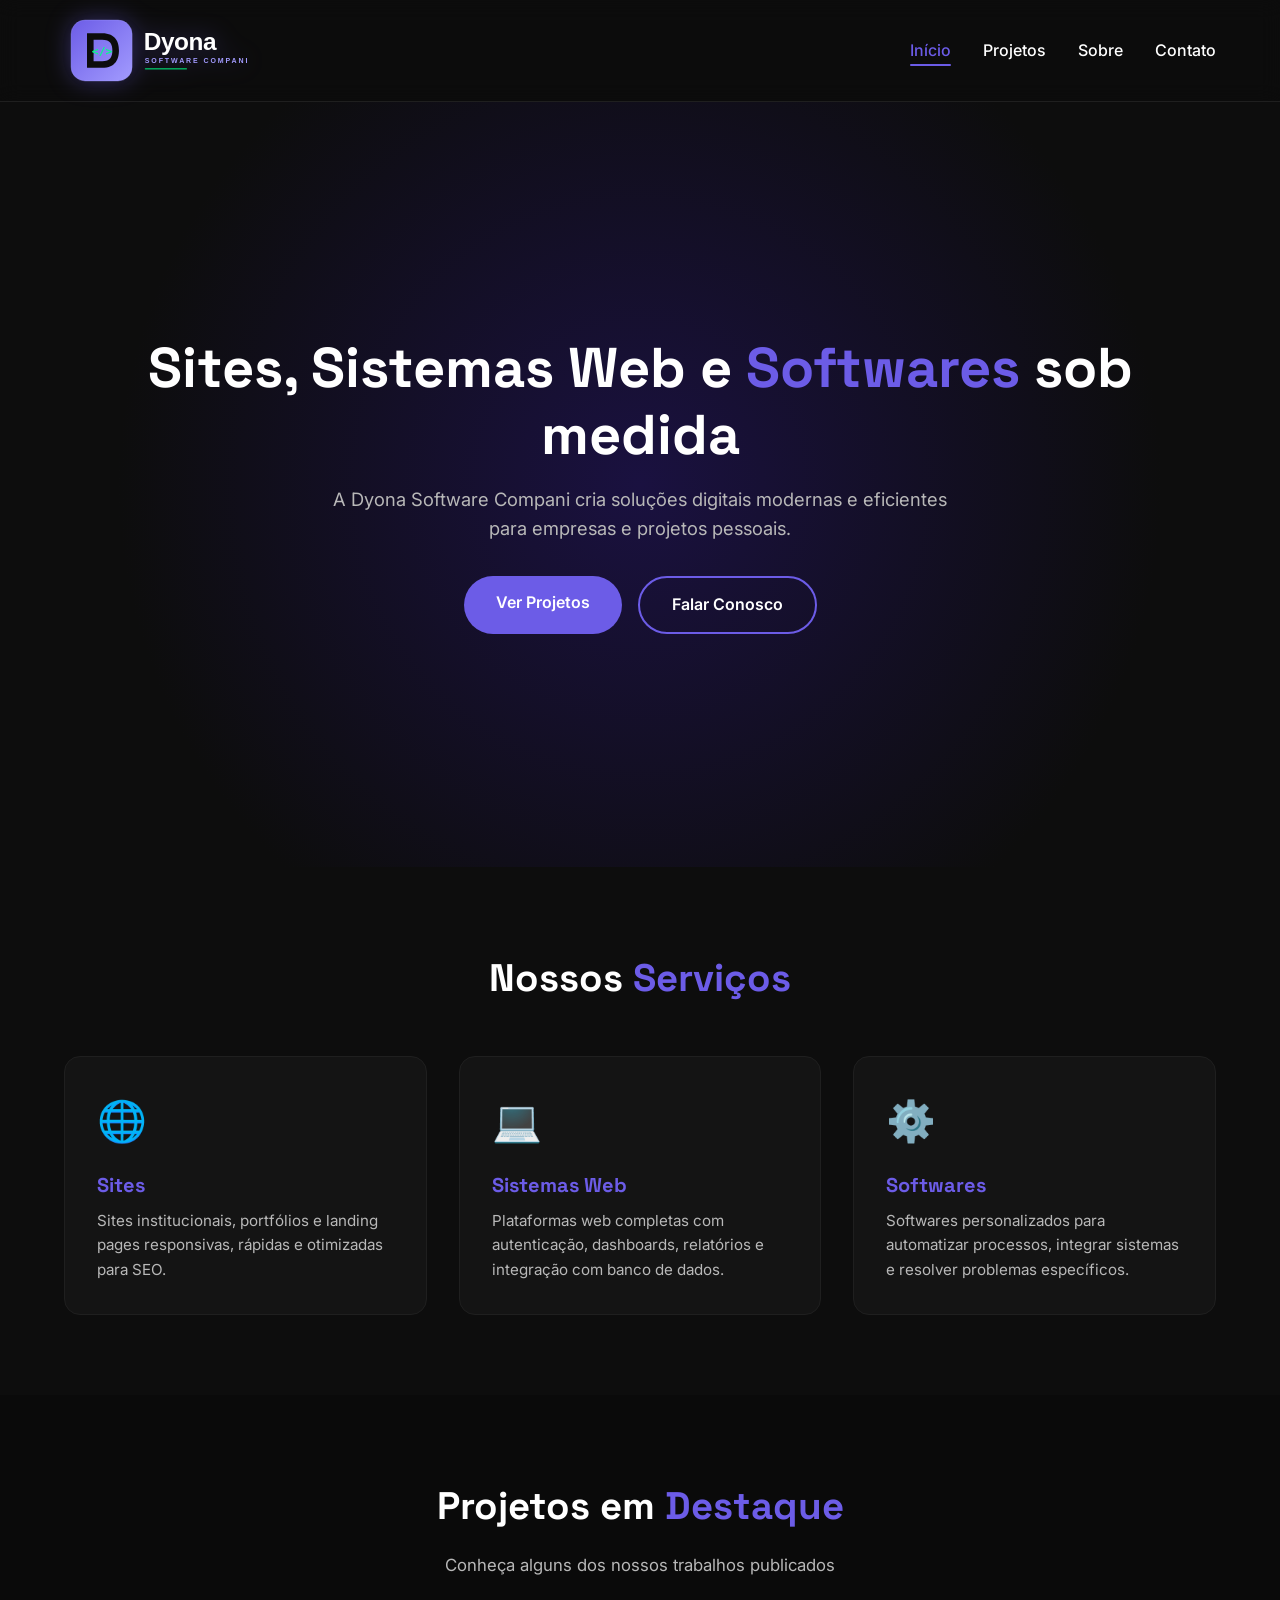
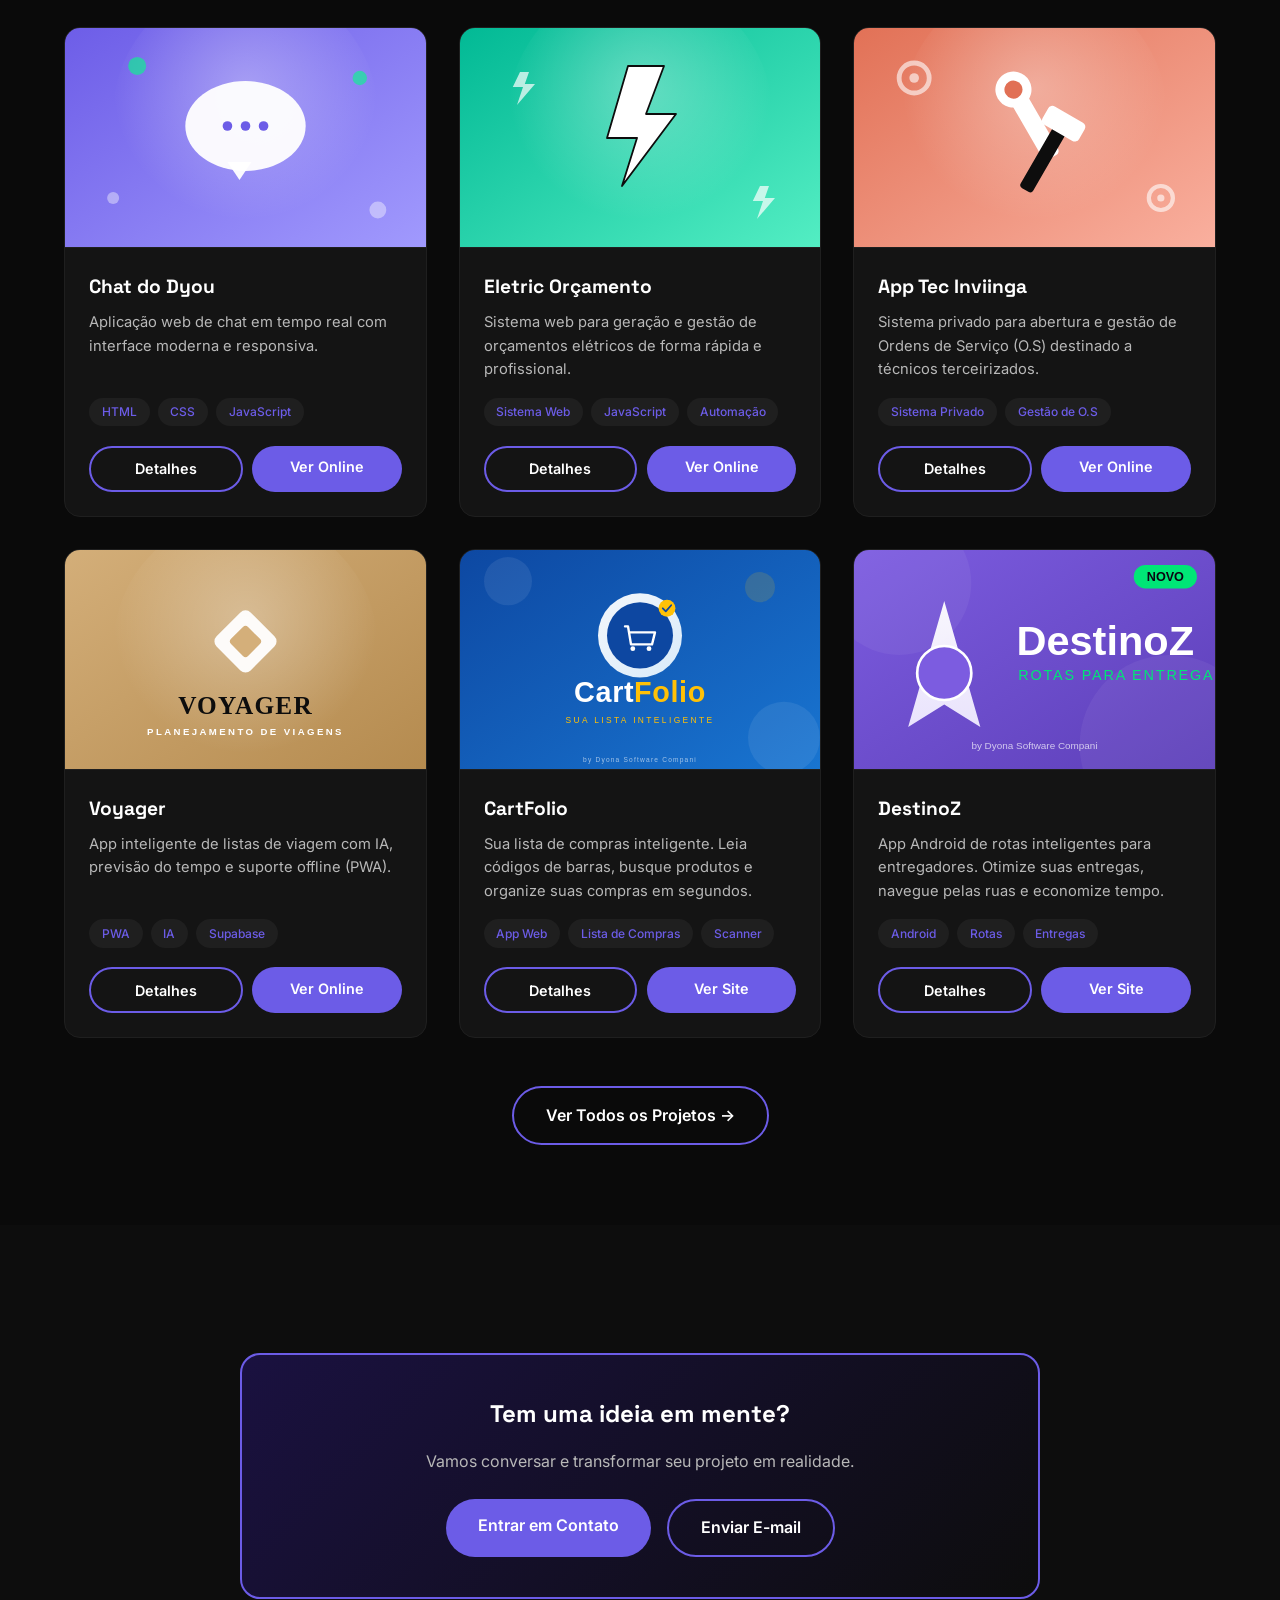
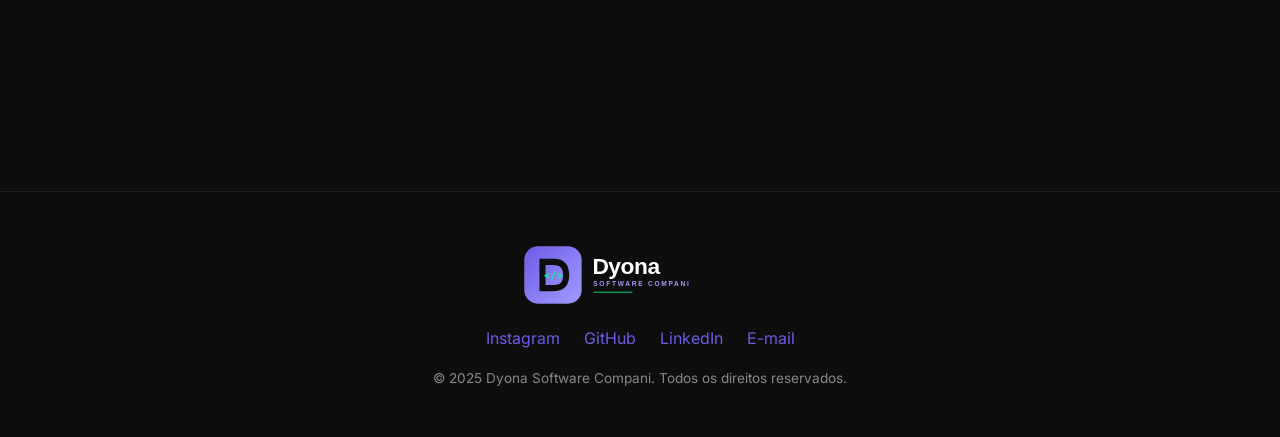
<file: index.html>
<!DOCTYPE html>
<html lang="pt-br">
<head>
  <meta charset="UTF-8">
  <meta name="viewport" content="width=device-width, initial-scale=1.0">
  <title>Dyona Software Compani | Sites, Sistemas Web e Softwares</title>
  <meta name="description" content="Dyona Software Compani — desenvolvimento de sites, sistemas web e softwares personalizados.">
  <link rel="icon" type="image/svg+xml" href="assets/img/logo-icon.svg">
  <link href="https://fonts.googleapis.com/css2?family=Space+Grotesk:wght@400;700&family=Inter:wght@400;500;600&display=swap" rel="stylesheet">
  <link rel="stylesheet" href="assets/css/style.css">
</head>
<body>

  <nav>
    <a href="index.html" class="nav-logo">
      <img src="assets/img/logo.svg" alt="Dyona Software Compani">
    </a>
    <button class="menu-toggle" aria-label="Menu">☰</button>
    <ul>
      <li><a href="index.html">Início</a></li>
      <li><a href="projetos.html">Projetos</a></li>
      <li><a href="sobre.html">Sobre</a></li>
      <li><a href="contato.html">Contato</a></li>
    </ul>
  </nav>

  <header class="hero">
    <h1>Sites, Sistemas Web e <span>Softwares</span> sob medida</h1>
    <p>A Dyona Software Compani cria soluções digitais modernas e eficientes para empresas e projetos pessoais.</p>
    <div class="hero-actions">
      <a href="projetos.html" class="btn btn-primary">Ver Projetos</a>
      <a href="contato.html" class="btn btn-outline">Falar Conosco</a>
    </div>
  </header>

  <section>
    <h2 class="section-title">Nossos <span>Serviços</span></h2>
    <div class="grid grid-3">
      <div class="card">
        <div class="card-icon">🌐</div>
        <h3>Sites</h3>
        <p>Sites institucionais, portfólios e landing pages responsivas, rápidas e otimizadas para SEO.</p>
      </div>
      <div class="card">
        <div class="card-icon">💻</div>
        <h3>Sistemas Web</h3>
        <p>Plataformas web completas com autenticação, dashboards, relatórios e integração com banco de dados.</p>
      </div>
      <div class="card">
        <div class="card-icon">⚙️</div>
        <h3>Softwares</h3>
        <p>Softwares personalizados para automatizar processos, integrar sistemas e resolver problemas específicos.</p>
      </div>
    </div>
  </section>

  <section style="background:#0a0a0a;">
    <h2 class="section-title">Projetos em <span>Destaque</span></h2>
    <p class="section-subtitle">Conheça alguns dos nossos trabalhos publicados</p>

    <div class="grid grid-3">

      <article class="project-card">
        <div class="project-cover">
          <img src="assets/img/projetos/chat-dyou-cover.svg" alt="Chat do Dyou">
        </div>
        <div class="project-body">
          <h3>Chat do Dyou</h3>
          <p>Aplicação web de chat em tempo real com interface moderna e responsiva.</p>
          <div class="tags">
            <span class="tag">HTML</span>
            <span class="tag">CSS</span>
            <span class="tag">JavaScript</span>
          </div>
          <div class="project-actions">
            <a href="projetos/chat-do-dyou.html" class="btn btn-outline">Detalhes</a>
            <a href="https://chatdodyou-app.vercel.app" target="_blank" class="btn btn-primary">Ver Online</a>
          </div>
        </div>
      </article>

      <article class="project-card">
        <div class="project-cover">
          <img src="assets/img/projetos/eletric-cover.svg" alt="Eletric Orçamento">
        </div>
        <div class="project-body">
          <h3>Eletric Orçamento</h3>
          <p>Sistema web para geração e gestão de orçamentos elétricos de forma rápida e profissional.</p>
          <div class="tags">
            <span class="tag">Sistema Web</span>
            <span class="tag">JavaScript</span>
            <span class="tag">Automação</span>
          </div>
          <div class="project-actions">
            <a href="projetos/eletric-orcamento.html" class="btn btn-outline">Detalhes</a>
            <a href="https://eletricorcamento.vercel.app" target="_blank" class="btn btn-primary">Ver Online</a>
          </div>
        </div>
      </article>

      <article class="project-card">
        <div class="project-cover">
          <img src="assets/img/projetos/tec-inviinga-cover.svg" alt="App Tec Inviinga">
        </div>
        <div class="project-body">
          <h3>App Tec Inviinga</h3>
          <p>Sistema privado para abertura e gestão de Ordens de Serviço (O.S) destinado a técnicos terceirizados.</p>
          <div class="tags">
            <span class="tag">Sistema Privado</span>
            <span class="tag">Gestão de O.S</span>
          </div>
          <div class="project-actions">
            <a href="projetos/app-tec-inviinga.html" class="btn btn-outline">Detalhes</a>
            <a href="https://app-tec-inviinga.vercel.app" target="_blank" class="btn btn-primary">Ver Online</a>
          </div>
        </div>
      </article>

      <article class="project-card">
        <div class="project-cover">
          <img src="assets/img/projetos/voyager-cover.svg" alt="Voyager">
        </div>
        <div class="project-body">
          <h3>Voyager</h3>
          <p>App inteligente de listas de viagem com IA, previsão do tempo e suporte offline (PWA).</p>
          <div class="tags">
            <span class="tag">PWA</span>
            <span class="tag">IA</span>
            <span class="tag">Supabase</span>
          </div>
          <div class="project-actions">
            <a href="projetos/voyager.html" class="btn btn-outline">Detalhes</a>
            <a href="https://myvoyager.vercel.app" target="_blank" class="btn btn-primary">Ver Online</a>
          </div>
        </div>
      </article>

      <!-- CartFolio CORRIGIDO -->
      <article class="project-card">
        <div class="project-cover">
          <img src="assets/img/projetos/cartfolio-cover.svg" alt="CartFolio">
        </div>
        <div class="project-body">
          <h3>CartFolio</h3>
          <p>Sua lista de compras inteligente. Leia códigos de barras, busque produtos e organize suas compras em segundos.</p>
          <div class="tags">
            <span class="tag">App Web</span>
            <span class="tag">Lista de Compras</span>
            <span class="tag">Scanner</span>
          </div>
          <div class="project-actions">
            <a href="projetos/cartfolio.html" class="btn btn-outline">Detalhes</a>
            <!-- COLOQUE O LINK DO CARTFOLIO AQUI SE TIVER -->
            <a href="#" target="_blank" class="btn btn-primary">Ver Site</a>
          </div>
        </div>
      </article>

      <!-- DestinoZ CORRIGIDO -->
      <article class="project-card">
        <div class="project-cover">
          <img src="assets/img/projetos/destinoz-cover.svg" alt="DestinoZ">
        </div>
        <div class="project-body">
          <h3>DestinoZ</h3>
          <p>App Android de rotas inteligentes para entregadores. Otimize suas entregas, navegue pelas ruas e economize tempo.</p>
          <div class="tags">
            <span class="tag">Android</span>
            <span class="tag">Rotas</span>
            <span class="tag">Entregas</span>
          </div>
          <div class="project-actions">
            <a href="projetos/destinoz.html" class="btn btn-outline">Detalhes</a>
            <!-- COLOQUE O LINK DO DESTINOZ AQUI SE TIVER -->
            <a href="#" target="_blank" class="btn btn-primary">Ver Site</a>
          </div>
        </div>
      </article>

    </div>

    <div style="text-align:center; margin-top:3rem;">
      <a href="projetos.html" class="btn btn-outline">Ver Todos os Projetos →</a>
    </div>
  </section>

  <section>
    <div class="cta-box">
      <h2>Tem uma ideia em mente?</h2>
      <p>Vamos conversar e transformar seu projeto em realidade.</p>
      <div class="cta-actions">
        <a href="contato.html" class="btn btn-primary">Entrar em Contato</a>
        <a href="mailto:dyonasoftwarecompani@gmail.com" class="btn btn-outline">Enviar E-mail</a>
      </div>
    </div>
  </section>

  <footer>
    <div class="footer-logo">
      <img src="assets/img/logo.svg" alt="Dyona Software Compani">
    </div>
    <div class="socials">
      <a href="https://www.instagram.com/dyonasoftwarecompani/" target="_blank">Instagram</a>
      <a href="https://github.com/Dyouxd" target="_blank">GitHub</a>
      <a href="https://www.linkedin.com/in/dyonasoftwarecompani" target="_blank">LinkedIn</a>
      <a href="mailto:dyonasoftwarecompani@gmail.com">E-mail</a>
    </div>
    <p class="copy">© 2025 Dyona Software Compani. Todos os direitos reservados.</p>
  </footer>

  <script src="assets/js/main.js"></script>
</body>
</html>
</file>
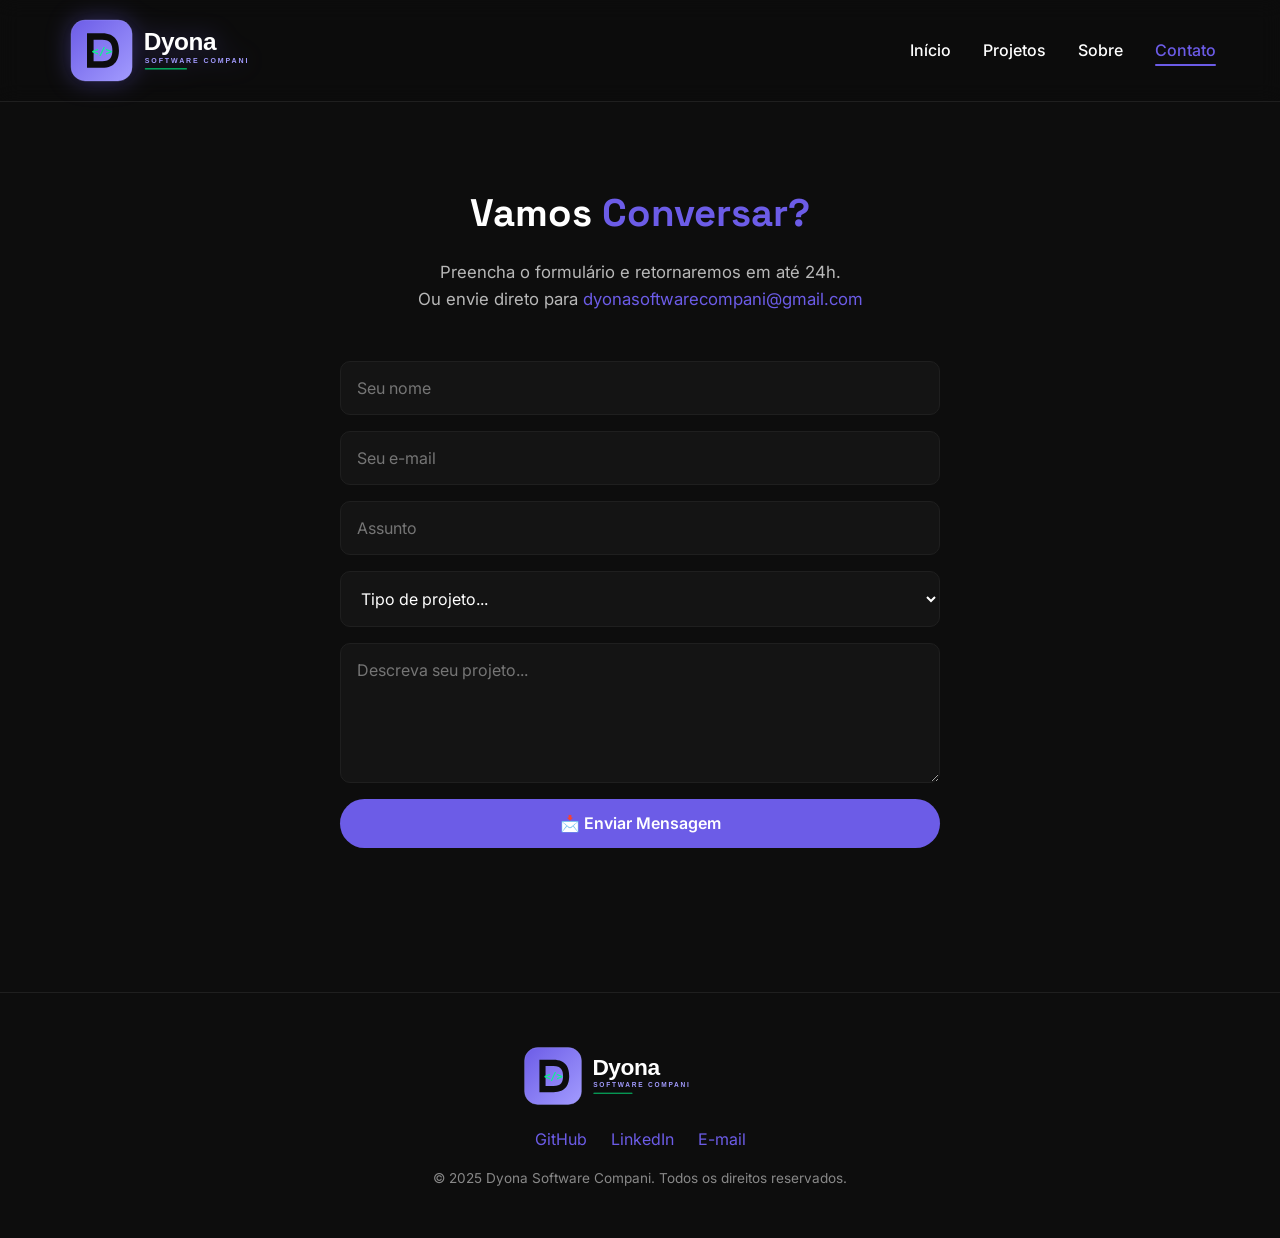
<file: contato.html>
<!DOCTYPE html>
<html lang="pt-br">
<head>
  <meta charset="UTF-8">
  <meta name="viewport" content="width=device-width, initial-scale=1.0">
  <title>Contato | Dyona Software Compani</title>
  <link rel="icon" type="image/svg+xml" href="assets/img/logo-icon.svg">
  <link href="https://fonts.googleapis.com/css2?family=Space+Grotesk:wght@400;700&family=Inter:wght@400;500;600&display=swap" rel="stylesheet">
  <link rel="stylesheet" href="assets/css/style.css">
</head>
<body>

  <nav>
    <a href="index.html" class="nav-logo">
      <img src="assets/img/logo.svg" alt="Dyona Software Compani">
    </a>
    <button class="menu-toggle" aria-label="Menu">☰</button>
    <ul>
      <li><a href="index.html">Início</a></li>
      <li><a href="projetos.html">Projetos</a></li>
      <li><a href="sobre.html">Sobre</a></li>
      <li><a href="contato.html">Contato</a></li>
    </ul>
  </nav>

  <section>
    <h2 class="section-title">Vamos <span>Conversar?</span></h2>
    <p class="section-subtitle">
      Preencha o formulário e retornaremos em até 24h.<br>
      Ou envie direto para <a href="mailto:dyonasoftwarecompani@gmail.com" style="color:var(--roxo);">dyonasoftwarecompani@gmail.com</a>
    </p>

    <form class="form" 
          action="https://formsubmit.co/dyonasoftwarecompani@gmail.com" 
          method="POST">

      <input type="hidden" name="_subject" value="Nova mensagem do site Dyona Software Compani">
      <input type="hidden" name="_captcha" value="false">
      <input type="hidden" name="_template" value="table">

      <input type="text" name="nome" placeholder="Seu nome" required>
      <input type="email" name="email" placeholder="Seu e-mail" required>
      <input type="text" name="assunto" placeholder="Assunto">

      <select name="tipo" required>
        <option value="">Tipo de projeto...</option>
        <option value="Site">Site</option>
        <option value="Sistema Web">Sistema Web</option>
        <option value="Software">Software</option>
        <option value="Outro">Outro</option>
      </select>

      <textarea name="mensagem" placeholder="Descreva seu projeto..." required></textarea>

      <button type="submit" class="btn btn-primary">📩 Enviar Mensagem</button>
    </form>
  </section>

  <footer>
    <div class="footer-logo">
      <img src="assets/img/logo.svg" alt="Dyona Software Compani">
    </div>
    <div class="socials">
      <a href="https://github.com/Dyouxd" target="_blank">GitHub</a>
      <a href="https://www.linkedin.com/in/dyonasoftwarecompani" target="_blank">LinkedIn</a>
      <a href="mailto:dyonasoftwarecompani@gmail.com">E-mail</a>
    </div>
    <p class="copy">© 2025 Dyona Software Compani. Todos os direitos reservados.</p>
  </footer>

  <script src="assets/js/main.js"></script>
</body>
</html>
</file>
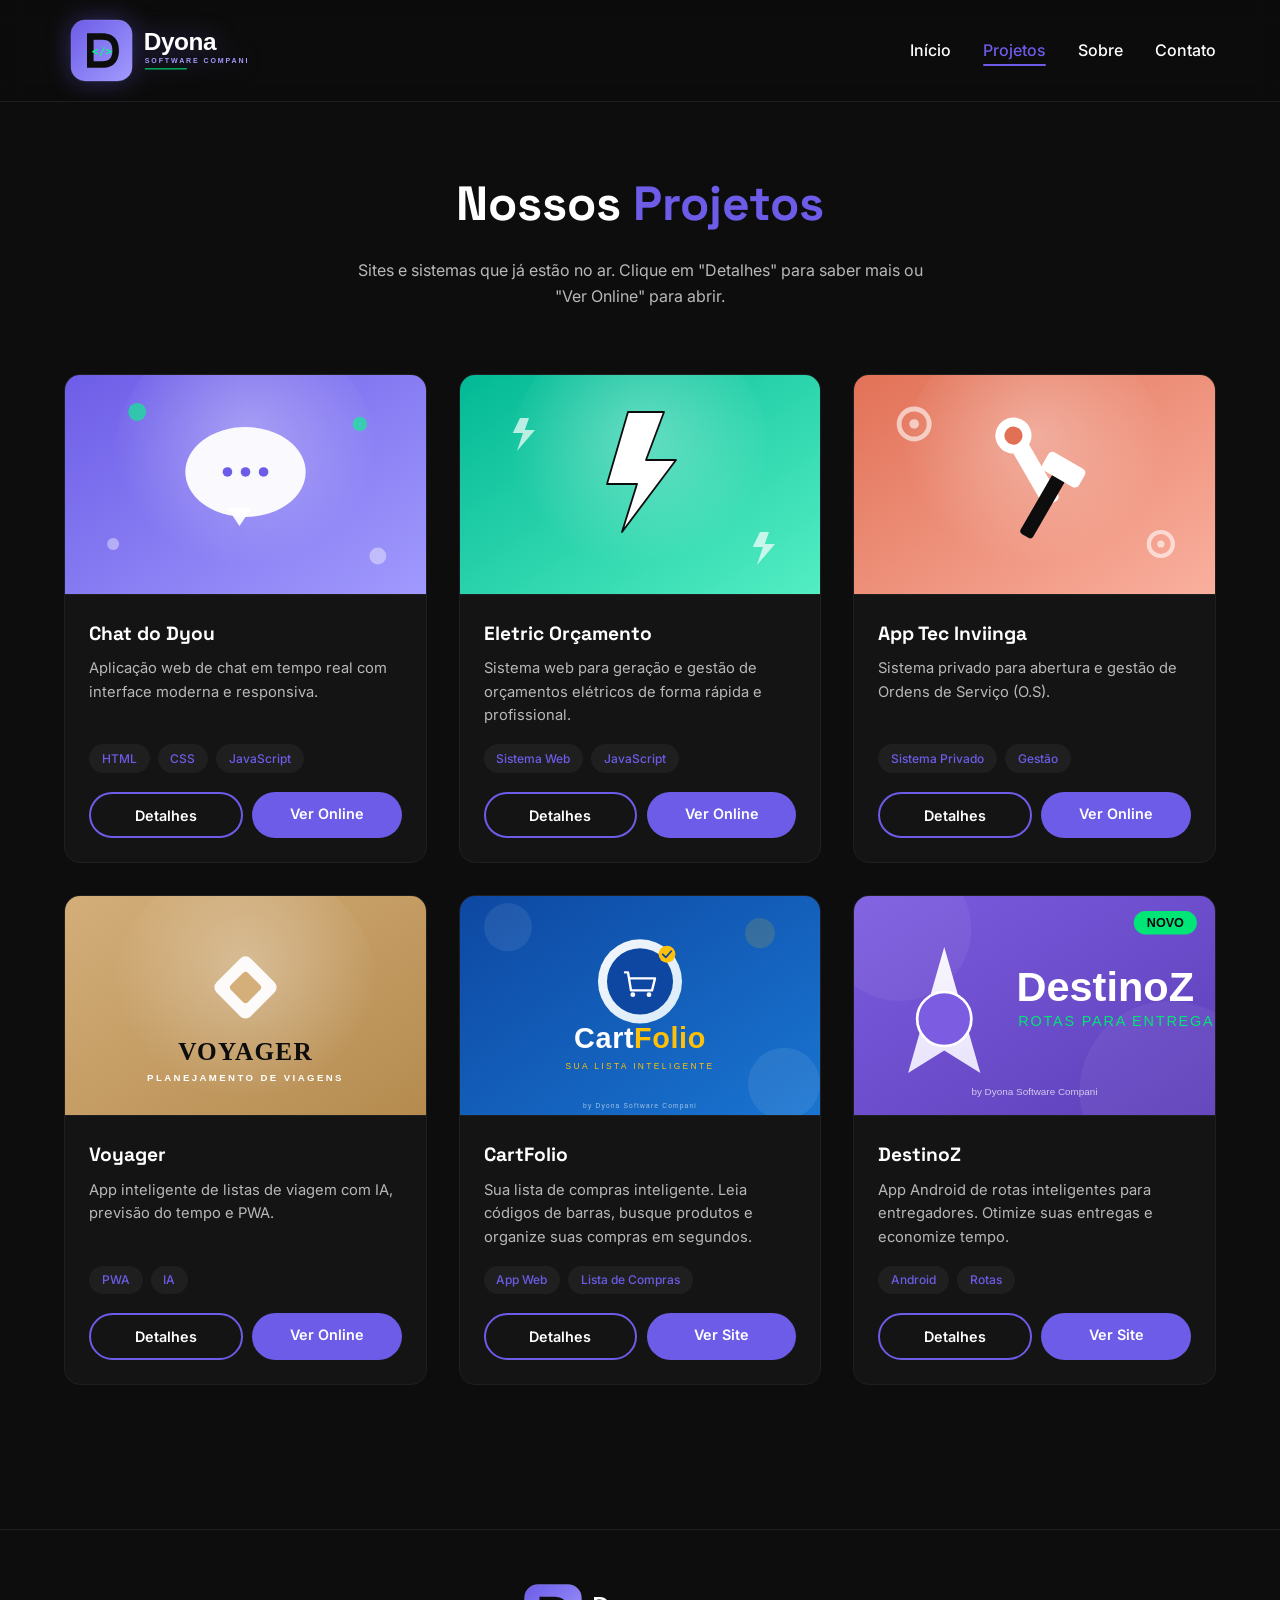
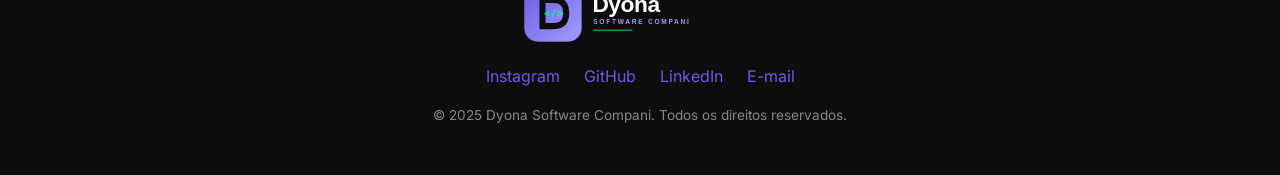
<file: projetos.html>
<!DOCTYPE html>
<html lang="pt-br">
<head>
  <meta charset="UTF-8">
  <meta name="viewport" content="width=device-width, initial-scale=1.0">
  <title>Projetos | Dyona Software Compani</title>
  <meta name="description" content="Portfólio de sites, sistemas web e softwares da Dyona Software Compani.">
  <link rel="icon" type="image/svg+xml" href="assets/img/logo-icon.svg">
  <link href="https://fonts.googleapis.com/css2?family=Space+Grotesk:wght@400;700&family=Inter:wght@400;500;600&display=swap" rel="stylesheet">
  <link rel="stylesheet" href="assets/css/style.css">
</head>
<body>

  <nav>
    <a href="index.html" class="nav-logo">
      <img src="assets/img/logo.svg" alt="Dyona Software Compani">
    </a>
    <button class="menu-toggle" aria-label="Menu">☰</button>
    <ul>
      <li><a href="index.html">Início</a></li>
      <li><a href="projetos.html">Projetos</a></li>
      <li><a href="sobre.html">Sobre</a></li>
      <li><a href="contato.html">Contato</a></li>
    </ul>
  </nav>

  <header style="padding: 4rem 5% 2rem; text-align:center;">
    <h1 style="font-size: clamp(2rem, 5vw, 3rem); margin-bottom:1rem;">
      Nossos <span style="color:var(--roxo)">Projetos</span>
    </h1>
    <p style="color:var(--cinza); max-width:600px; margin:0 auto;">
      Sites e sistemas que já estão no ar. Clique em "Detalhes" para saber mais ou "Ver Online" para abrir.
    </p>
  </header>

  <section style="padding-top:2rem;">
    <div class="grid grid-3">

      <article class="project-card">
        <div class="project-cover">
          <img src="assets/img/projetos/chat-dyou-cover.svg" alt="Chat do Dyou">
        </div>
        <div class="project-body">
          <h3>Chat do Dyou</h3>
          <p>Aplicação web de chat em tempo real com interface moderna e responsiva.</p>
          <div class="tags">
            <span class="tag">HTML</span>
            <span class="tag">CSS</span>
            <span class="tag">JavaScript</span>
          </div>
          <div class="project-actions">
            <a href="projetos/chat-do-dyou.html" class="btn btn-outline">Detalhes</a>
            <a href="https://chatdodyou-app.vercel.app" target="_blank" class="btn btn-primary">Ver Online</a>
          </div>
        </div>
      </article>

      <article class="project-card">
        <div class="project-cover">
          <img src="assets/img/projetos/eletric-cover.svg" alt="Eletric Orçamento">
        </div>
        <div class="project-body">
          <h3>Eletric Orçamento</h3>
          <p>Sistema web para geração e gestão de orçamentos elétricos de forma rápida e profissional.</p>
          <div class="tags">
            <span class="tag">Sistema Web</span>
            <span class="tag">JavaScript</span>
          </div>
          <div class="project-actions">
            <a href="projetos/eletric-orcamento.html" class="btn btn-outline">Detalhes</a>
            <a href="https://eletricorcamento.vercel.app" target="_blank" class="btn btn-primary">Ver Online</a>
          </div>
        </div>
      </article>

      <article class="project-card">
        <div class="project-cover">
          <img src="assets/img/projetos/tec-inviinga-cover.svg" alt="App Tec Inviinga">
        </div>
        <div class="project-body">
          <h3>App Tec Inviinga</h3>
          <p>Sistema privado para abertura e gestão de Ordens de Serviço (O.S).</p>
          <div class="tags">
            <span class="tag">Sistema Privado</span>
            <span class="tag">Gestão</span>
          </div>
          <div class="project-actions">
            <a href="projetos/app-tec-inviinga.html" class="btn btn-outline">Detalhes</a>
            <a href="https://app-tec-inviinga.vercel.app" target="_blank" class="btn btn-primary">Ver Online</a>
          </div>
        </div>
      </article>

      <article class="project-card">
        <div class="project-cover">
          <img src="assets/img/projetos/voyager-cover.svg" alt="Voyager">
        </div>
        <div class="project-body">
          <h3>Voyager</h3>
          <p>App inteligente de listas de viagem com IA, previsão do tempo e PWA.</p>
          <div class="tags">
            <span class="tag">PWA</span>
            <span class="tag">IA</span>
          </div>
          <div class="project-actions">
            <a href="projetos/voyager.html" class="btn btn-outline">Detalhes</a>
            <a href="https://myvoyager.vercel.app" target="_blank" class="btn btn-primary">Ver Online</a>
          </div>
        </div>
      </article>

      <!-- CartFolio CORRIGIDO -->
      <article class="project-card">
        <div class="project-cover">
          <img src="assets/img/projetos/cartfolio-cover.svg" alt="CartFolio">
        </div>
        <div class="project-body">
          <h3>CartFolio</h3>
          <p>Sua lista de compras inteligente. Leia códigos de barras, busque produtos e organize suas compras em segundos.</p>
          <div class="tags">
            <span class="tag">App Web</span>
            <span class="tag">Lista de Compras</span>
          </div>
          <div class="project-actions">
            <a href="projetos/cartfolio.html" class="btn btn-outline">Detalhes</a>
            <a href="#" target="_blank" class="btn btn-primary">Ver Site</a>
          </div>
        </div>
      </article>

      <!-- DestinoZ CORRIGIDO -->
      <article class="project-card">
        <div class="project-cover">
          <img src="assets/img/projetos/destinoz-cover.svg" alt="DestinoZ">
        </div>
        <div class="project-body">
          <h3>DestinoZ</h3>
          <p>App Android de rotas inteligentes para entregadores. Otimize suas entregas e economize tempo.</p>
          <div class="tags">
            <span class="tag">Android</span>
            <span class="tag">Rotas</span>
          </div>
          <div class="project-actions">
            <a href="projetos/destinoz.html" class="btn btn-outline">Detalhes</a>
            <a href="#" target="_blank" class="btn btn-primary">Ver Site</a>
          </div>
        </div>
      </article>

    </div>
  </section>

  <footer>
    <div class="footer-logo">
      <img src="assets/img/logo.svg" alt="Dyona Software Compani">
    </div>
    <div class="socials">
      <a href="https://www.instagram.com/dyonasoftwarecompani/" target="_blank">Instagram</a>
      <a href="https://github.com/Dyouxd" target="_blank">GitHub</a>
      <a href="https://www.linkedin.com/in/dyonasoftwarecompani" target="_blank">LinkedIn</a>
      <a href="mailto:dyonasoftwarecompani@gmail.com">E-mail</a>
    </div>
    <p class="copy">© 2025 Dyona Software Compani. Todos os direitos reservados.</p>
  </footer>

  <script src="assets/js/main.js"></script>
</body>
</html>
</file>
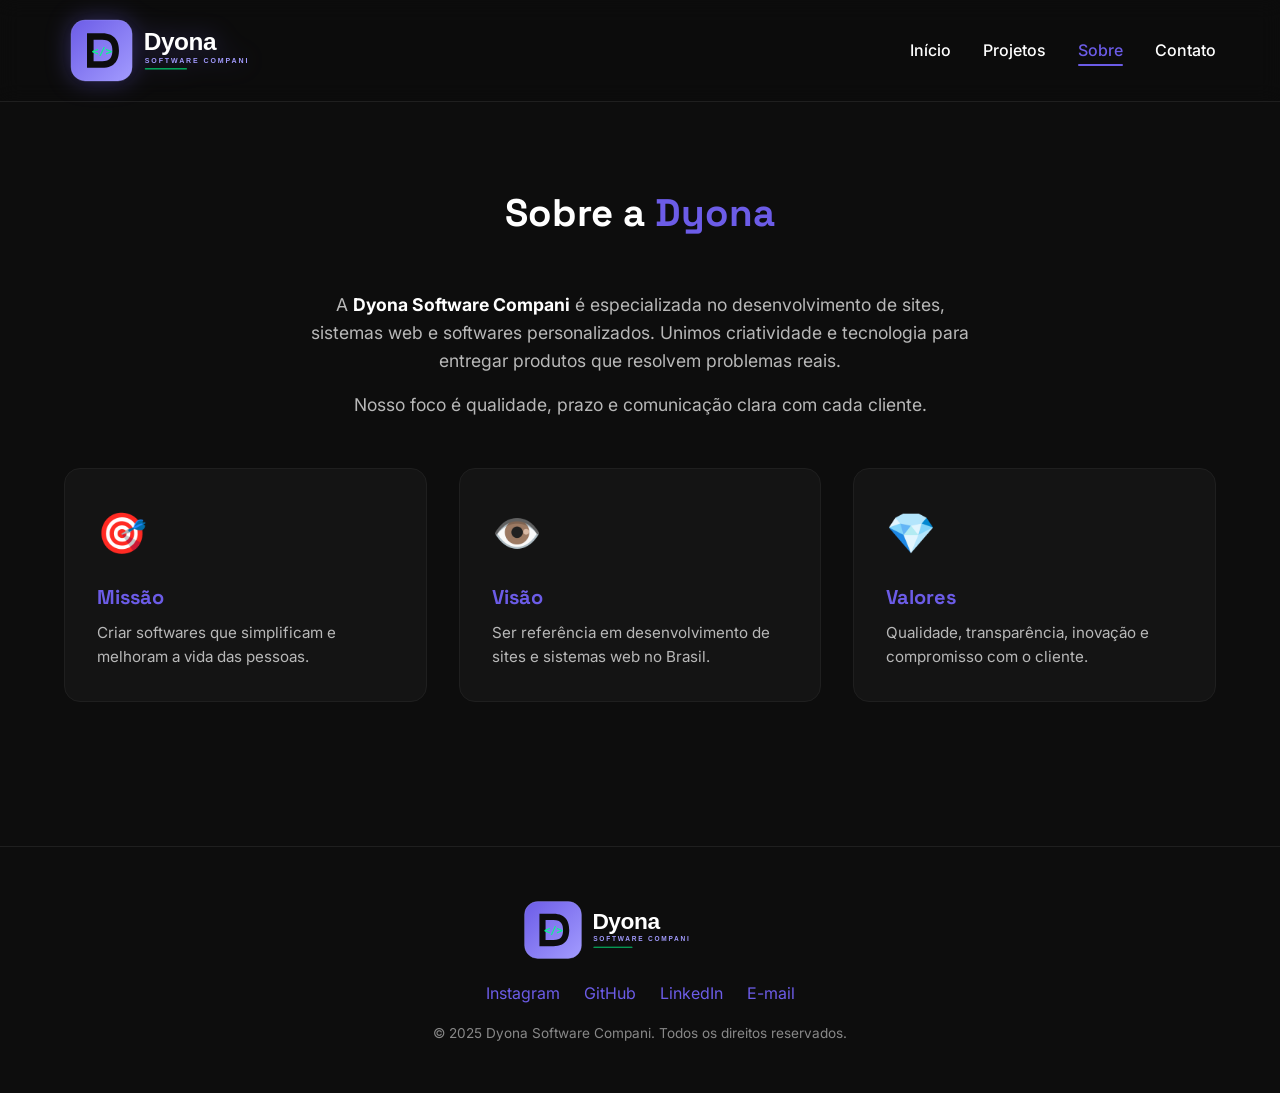
<file: sobre.html>
<!DOCTYPE html>
<html lang="pt-br">
<head>
  <meta charset="UTF-8">
  <meta name="viewport" content="width=device-width, initial-scale=1.0">
  <title>Sobre | Dyona Software Compani</title>
  <link rel="icon" type="image/svg+xml" href="assets/img/logo-icon.svg">
  <link href="https://fonts.googleapis.com/css2?family=Space+Grotesk:wght@400;700&family=Inter:wght@400;500;600&display=swap" rel="stylesheet">
  <link rel="stylesheet" href="assets/css/style.css">
</head>
<body>

  <nav>
    <a href="index.html" class="nav-logo">
      <img src="assets/img/logo.svg" alt="Dyona Software Compani">
    </a>
    <button class="menu-toggle" aria-label="Menu">☰</button>
    <ul>
      <li><a href="index.html">Início</a></li>
      <li><a href="projetos.html">Projetos</a></li>
      <li><a href="sobre.html">Sobre</a></li>
      <li><a href="contato.html">Contato</a></li>
    </ul>
  </nav>

  <section>
    <h2 class="section-title">Sobre a <span>Dyona</span></h2>
    <div class="container" style="max-width:800px; text-align:center; color:var(--cinza); font-size:1.1rem;">
      <p>A <strong style="color:#fff;">Dyona Software Compani</strong> é especializada no desenvolvimento de sites, sistemas web e softwares personalizados. Unimos criatividade e tecnologia para entregar produtos que resolvem problemas reais.</p>
      <p style="margin-top:1rem;">Nosso foco é qualidade, prazo e comunicação clara com cada cliente.</p>
    </div>

    <div class="grid grid-3" style="margin-top:3rem;">
      <div class="card">
        <div class="card-icon">🎯</div>
        <h3>Missão</h3>
        <p>Criar softwares que simplificam e melhoram a vida das pessoas.</p>
      </div>
      <div class="card">
        <div class="card-icon">👁️</div>
        <h3>Visão</h3>
        <p>Ser referência em desenvolvimento de sites e sistemas web no Brasil.</p>
      </div>
      <div class="card">
        <div class="card-icon">💎</div>
        <h3>Valores</h3>
        <p>Qualidade, transparência, inovação e compromisso com o cliente.</p>
      </div>
    </div>
  </section>

  <footer>
    <div class="footer-logo">
      <img src="assets/img/logo.svg" alt="Dyona Software Compani">
    </div>
    <div class="socials">
      <a href="https://www.instagram.com/dyonasoftwarecompani/" target="_blank">Instagram</a>
      <a href="https://github.com/Dyouxd" target="_blank">GitHub</a>
      <a href="https://www.linkedin.com/in/dyonasoftwarecompani" target="_blank">LinkedIn</a>
      <a href="mailto:dyonasoftwarecompani@gmail.com">E-mail</a>
    </div>
    <p class="copy">© 2025 Dyona Software Compani. Todos os direitos reservados.</p>
  </footer>

  <script src="assets/js/main.js"></script>
</body>
</html>
</file>
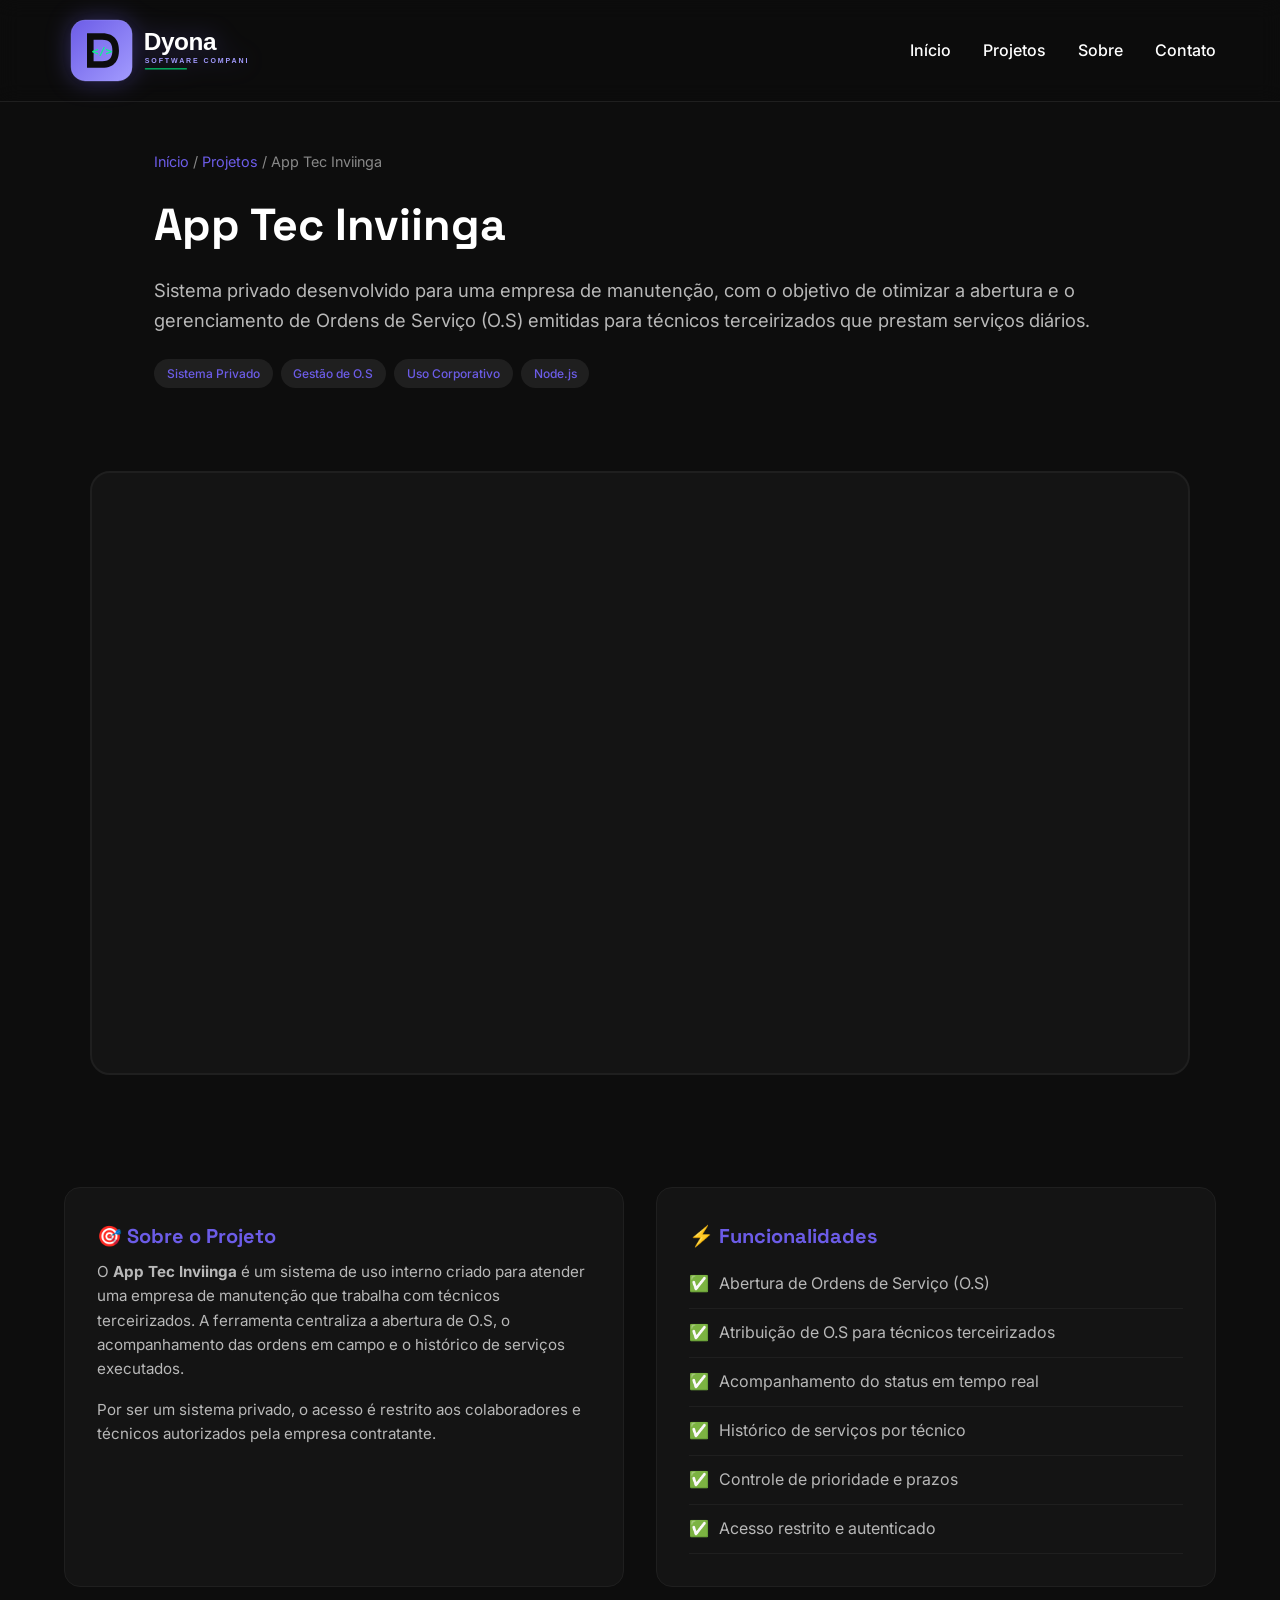
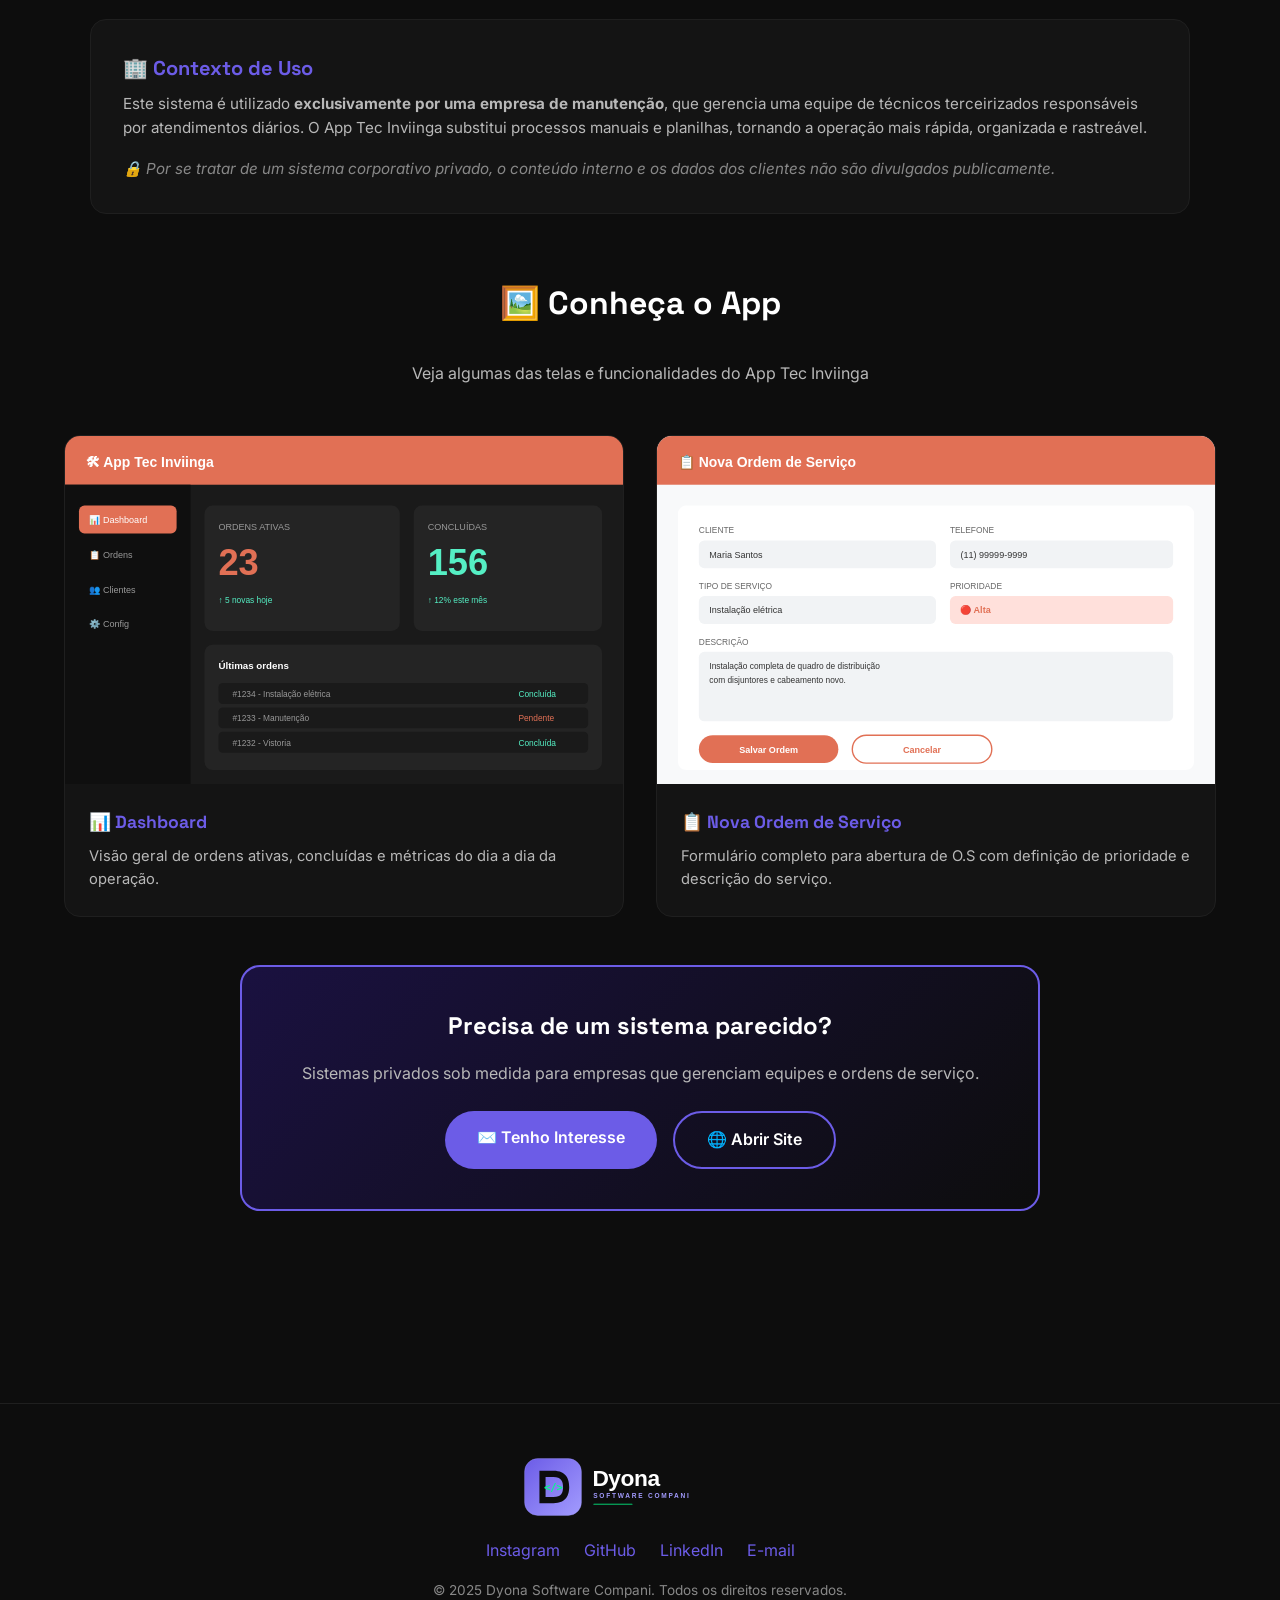
<file: projetos/app-tec-inviinga.html>
<!DOCTYPE html>
<html lang="pt-br">
<head>
  <meta charset="UTF-8">
  <meta name="viewport" content="width=device-width, initial-scale=1.0">
  <title>App Tec Inviinga | Dyona Software Compani</title>
  <meta name="description" content="Sistema privado para abertura e gestão de Ordens de Serviço (O.S) destinado a técnicos terceirizados de empresas de manutenção.">
  <link rel="icon" type="image/svg+xml" href="../assets/img/logo-icon.svg">
  <link href="https://fonts.googleapis.com/css2?family=Space+Grotesk:wght@400;700&family=Inter:wght@400;500;600&display=swap" rel="stylesheet">
  <link rel="stylesheet" href="../assets/css/style.css">
</head>
<body>

  <nav>
    <a href="../index.html" class="nav-logo">
      <img src="../assets/img/logo.svg" alt="Dyona Software Compani">
    </a>
    <button class="menu-toggle" aria-label="Menu">☰</button>
    <ul>
      <li><a href="../index.html">Início</a></li>
      <li><a href="../projetos.html">Projetos</a></li>
      <li><a href="../sobre.html">Sobre</a></li>
      <li><a href="../contato.html">Contato</a></li>
    </ul>
  </nav>

  <header class="project-header">
    <div class="breadcrumb">
      <a href="../index.html">Início</a> /
      <a href="../projetos.html">Projetos</a> /
      App Tec Inviinga
    </div>

    <h1>App Tec Inviinga</h1>
    <p class="lead">Sistema privado desenvolvido para uma empresa de manutenção, com o objetivo de otimizar a abertura e o gerenciamento de Ordens de Serviço (O.S) emitidas para técnicos terceirizados que prestam serviços diários.</p>

    <div class="tags">
      <span class="tag">Sistema Privado</span>
      <span class="tag">Gestão de O.S</span>
      <span class="tag">Uso Corporativo</span>
      <span class="tag">Node.js</span>
    </div>
  </header>

  <div class="project-preview">
    <iframe src="https://app-tec-inviinga.vercel.app" title="Preview App Tec Inviinga" loading="lazy"></iframe>
  </div>

  <section>
    <div class="grid grid-2">
      <div class="card">
        <h3>🎯 Sobre o Projeto</h3>
        <p>O <strong>App Tec Inviinga</strong> é um sistema de uso interno criado para atender uma empresa de manutenção que trabalha com técnicos terceirizados. A ferramenta centraliza a abertura de O.S, o acompanhamento das ordens em campo e o histórico de serviços executados.</p>
        <p style="margin-top:1rem;">Por ser um sistema privado, o acesso é restrito aos colaboradores e técnicos autorizados pela empresa contratante.</p>
      </div>
      <div class="card">
        <h3>⚡ Funcionalidades</h3>
        <ul class="feature-list">
          <li>Abertura de Ordens de Serviço (O.S)</li>
          <li>Atribuição de O.S para técnicos terceirizados</li>
          <li>Acompanhamento do status em tempo real</li>
          <li>Histórico de serviços por técnico</li>
          <li>Controle de prioridade e prazos</li>
          <li>Acesso restrito e autenticado</li>
        </ul>
      </div>
    </div>

    <div class="card" style="max-width:1100px; margin: 2rem auto;">
      <h3>🏢 Contexto de Uso</h3>
      <p>Este sistema é utilizado <strong>exclusivamente por uma empresa de manutenção</strong>, que gerencia uma equipe de técnicos terceirizados responsáveis por atendimentos diários. O App Tec Inviinga substitui processos manuais e planilhas, tornando a operação mais rápida, organizada e rastreável.</p>
      <p style="margin-top:1rem;"><em style="color:var(--cinza-escuro);">🔒 Por se tratar de um sistema corporativo privado, o conteúdo interno e os dados dos clientes não são divulgados publicamente.</em></p>
    </div>

    <h2 style="text-align:center; margin: 4rem 0 2rem; font-size:2rem;">🖼️ Conheça o App</h2>
    <p style="text-align:center; color:var(--cinza); max-width:700px; margin: 0 auto 3rem;">
      Veja algumas das telas e funcionalidades do App Tec Inviinga
    </p>

    <div class="gallery">
      <figure class="gallery-item">
        <img src="../assets/img/projetos/tec-1.svg" alt="Dashboard do App">
        <figcaption>
          <h4>📊 Dashboard</h4>
          <p>Visão geral de ordens ativas, concluídas e métricas do dia a dia da operação.</p>
        </figcaption>
      </figure>

      <figure class="gallery-item">
        <img src="../assets/img/projetos/tec-2.svg" alt="Nova ordem">
        <figcaption>
          <h4>📋 Nova Ordem de Serviço</h4>
          <p>Formulário completo para abertura de O.S com definição de prioridade e descrição do serviço.</p>
        </figcaption>
      </figure>
    </div>

    <div class="cta-box">
      <h2>Precisa de um sistema parecido?</h2>
      <p>Sistemas privados sob medida para empresas que gerenciam equipes e ordens de serviço.</p>
      <div class="cta-actions">
        <a href="mailto:dyonasoftwarecompani@gmail.com?subject=Interesse%20em%20sistema%20de%20gest%C3%A3o%20de%20O.S"
           class="btn btn-primary">✉️ Tenho Interesse</a>
        <a href="https://app-tec-inviinga.vercel.app" target="_blank" class="btn btn-outline">🌐 Abrir Site</a>
      </div>
    </div>
  </section>

  <footer>
    <div class="footer-logo">
      <img src="../assets/img/logo.svg" alt="Dyona Software Compani">
    </div>
    <div class="socials">
      <a href="https://www.instagram.com/dyonasoftwarecompani/" target="_blank">Instagram</a>
      <a href="https://github.com/Dyouxd" target="_blank">GitHub</a>
      <a href="https://www.linkedin.com/in/dyonasoftwarecompani" target="_blank">LinkedIn</a>
      <a href="mailto:dyonasoftwarecompani@gmail.com">E-mail</a>
    </div>
    <p class="copy">© 2025 Dyona Software Compani. Todos os direitos reservados.</p>
  </footer>

  <script src="../assets/js/main.js"></script>
</body>
</html>
</file>
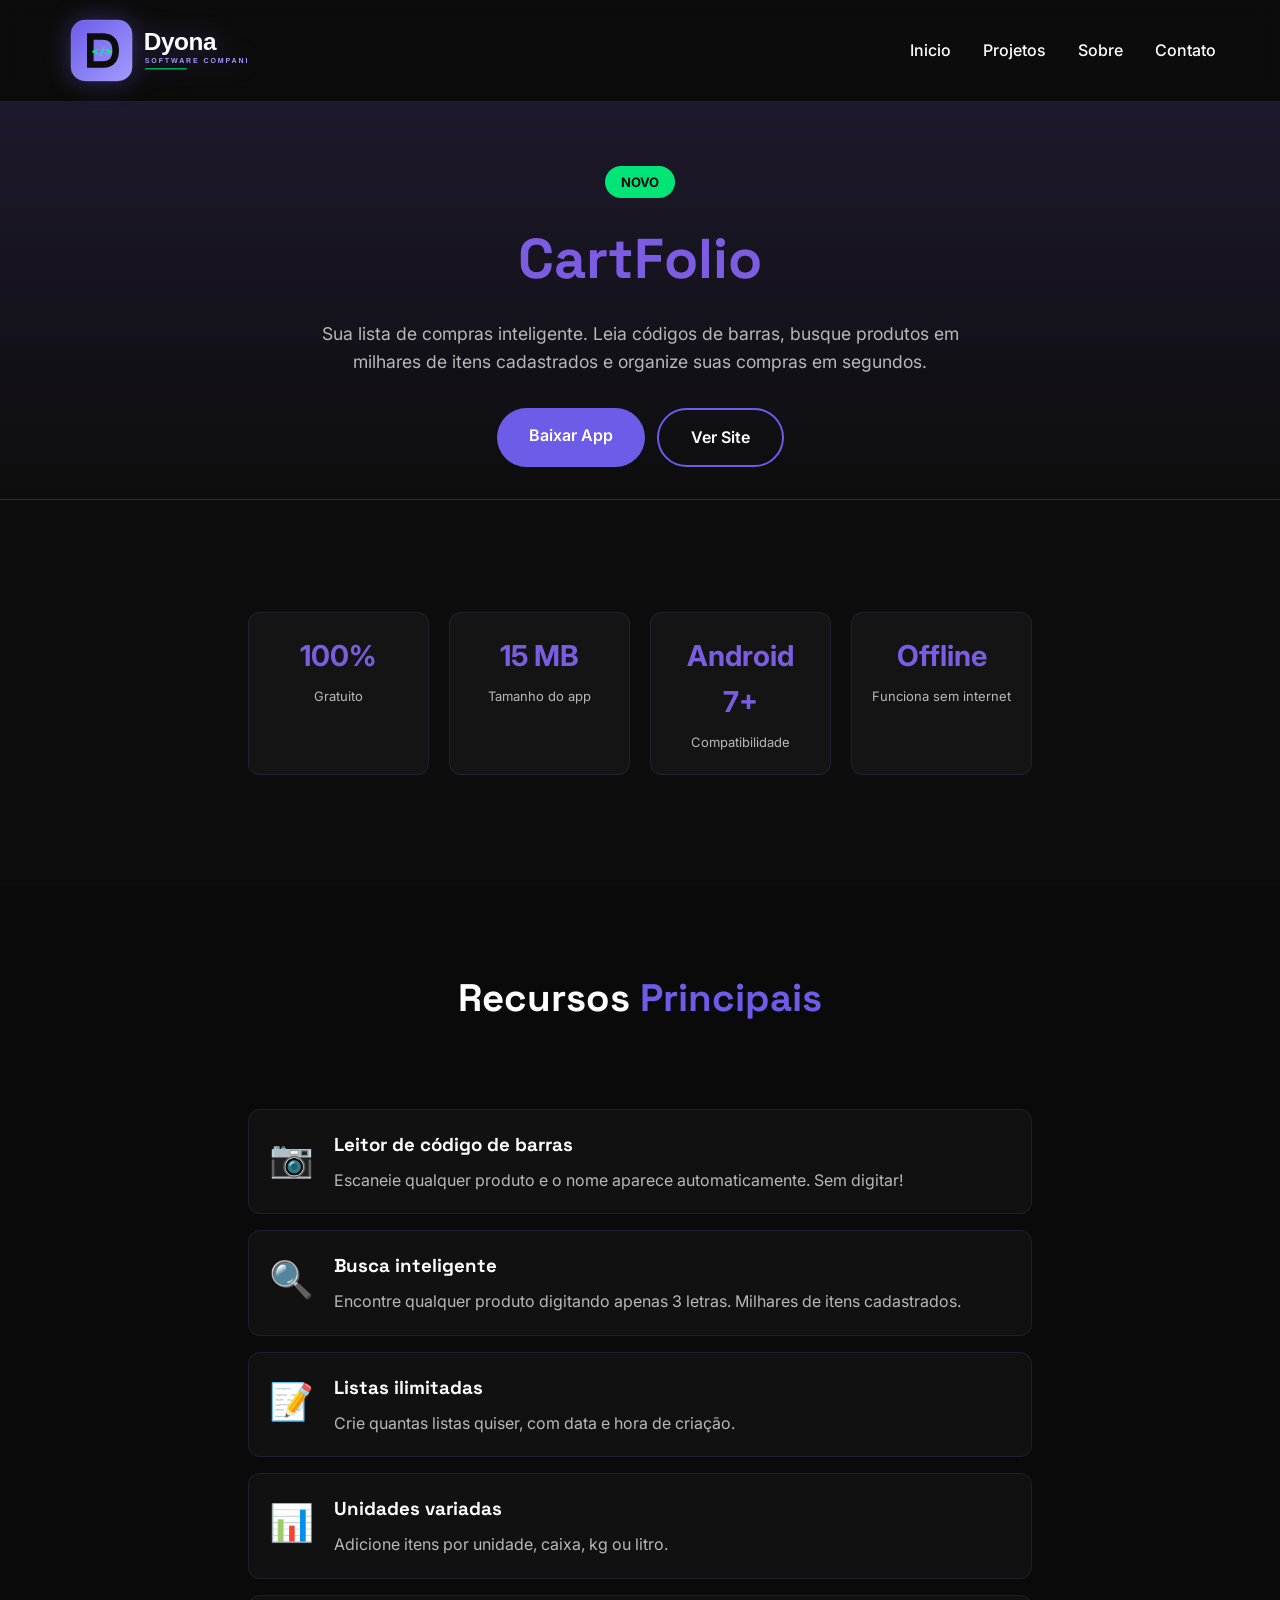
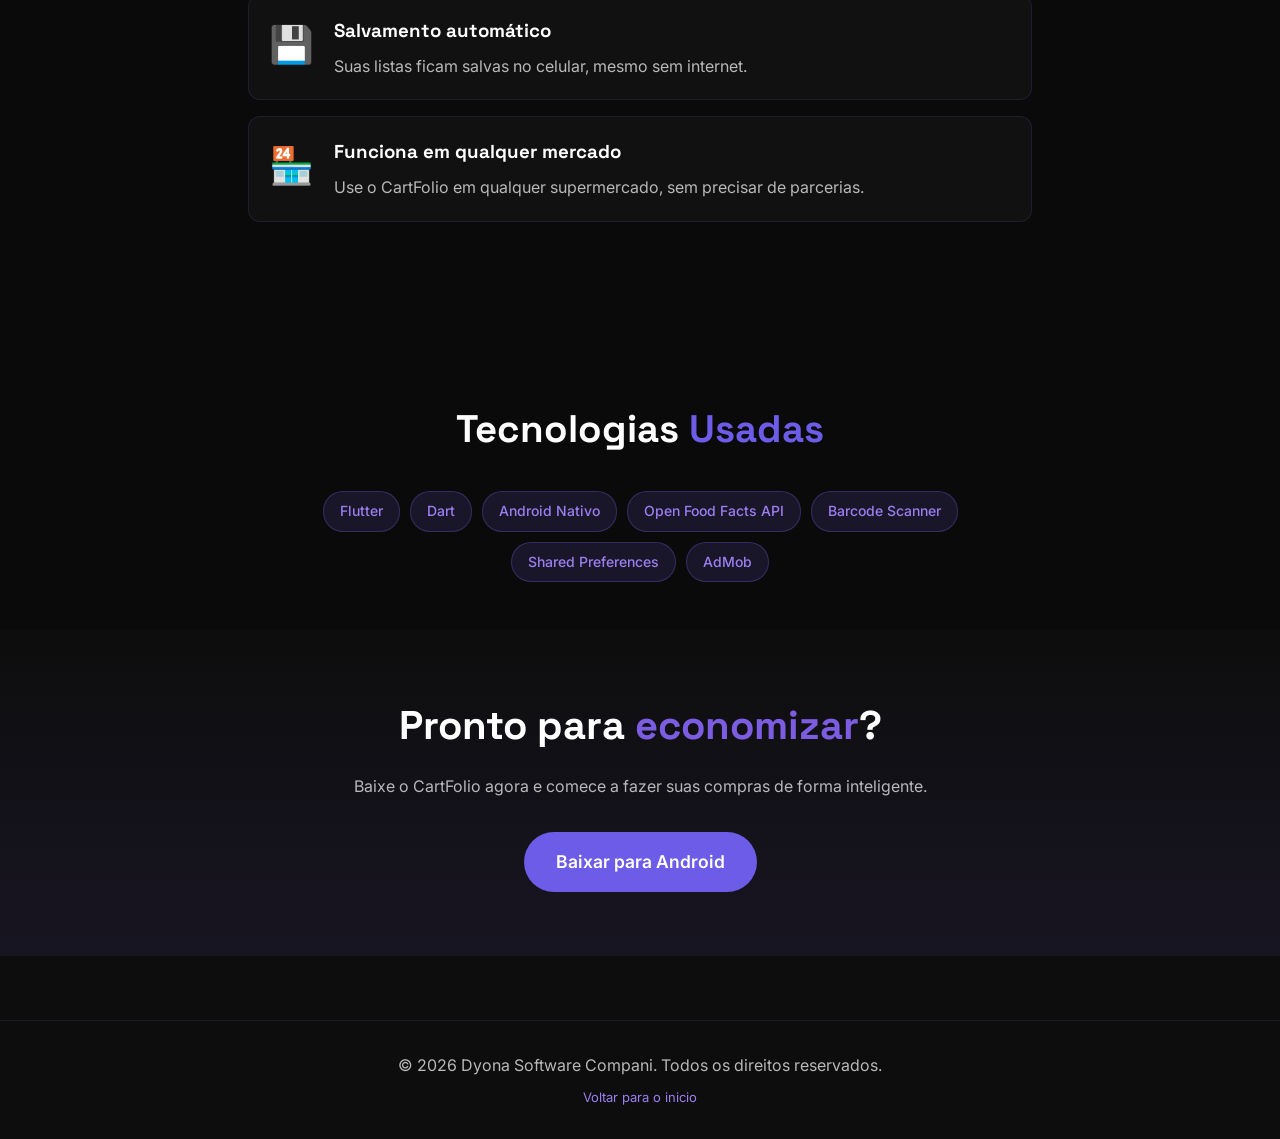
<file: projetos/cartfolio.html>
<!DOCTYPE html>
<html lang="pt-br">
<head>
  <meta charset="UTF-8">
  <meta name="viewport" content="width=device-width, initial-scale=1.0">
  <title>CartFolio | Dyona Software Compani</title>
  <meta name="description" content="CartFolio - App Android de lista de compras inteligente com leitor de código de barras.">
  <link rel="icon" type="image/svg+xml" href="../assets/img/logo-icon.svg">
  <link href="https://fonts.googleapis.com/css2?family=Space+Grotesk:wght@400;700&family=Inter:wght@400;500;600&display=swap" rel="stylesheet">
  <link rel="stylesheet" href="../assets/css/style.css">
  <style>
    .project-hero {
      padding: 4rem 5% 2rem;
      text-align: center;
      background: linear-gradient(180deg, rgba(124,92,224,0.15), transparent);
      border-bottom: 1px solid rgba(124,92,224,0.2);
    }
    .project-hero h1 { font-size: clamp(2rem, 5vw, 3.5rem); margin-bottom: 1rem; }
    .project-hero h1 span { color: #7C5CE0; }
    .project-hero p { color: var(--cinza); max-width: 700px; margin: 0 auto 2rem; font-size: 1.1rem; line-height: 1.6; }
    .project-hero-actions { display: flex; gap: 12px; justify-content: center; flex-wrap: wrap; }
    .project-hero-badge { display: inline-block; background: #00E676; color: #0A0612; padding: 6px 16px; border-radius: 20px; font-size: 13px; font-weight: bold; margin-bottom: 1rem; }
    .features-list { max-width: 900px; margin: 0 auto; padding: 2rem 5%; }
    .feature-item { display: flex; gap: 20px; padding: 20px; margin-bottom: 16px; background: rgba(255,255,255,0.03); border-radius: 12px; border: 1px solid rgba(124,92,224,0.15); }
    .feature-item-icon { font-size: 36px; flex-shrink: 0; }
    .feature-item h3 { margin: 0 0 8px; color: #fff; }
    .feature-item p { margin: 0; color: var(--cinza); line-height: 1.6; }
    .tech-stack { text-align: center; padding: 3rem 5%; background: #0a0a0a; }
    .tech-stack h2 { margin-bottom: 2rem; }
    .tech-tags { display: flex; gap: 10px; flex-wrap: wrap; justify-content: center; max-width: 800px; margin: 0 auto; }
    .tech-tag { background: rgba(124,92,224,0.15); color: #9B7FF0; padding: 8px 16px; border-radius: 20px; font-size: 14px; font-weight: 500; border: 1px solid rgba(124,92,224,0.3); }
    .cta-final { text-align: center; padding: 4rem 5%; background: linear-gradient(180deg, transparent, rgba(124,92,224,0.1)); }
    .cta-final h2 { font-size: clamp(1.5rem, 4vw, 2.5rem); margin-bottom: 1rem; }
    .cta-final p { color: var(--cinza); margin-bottom: 2rem; }
    .info-grid { display: grid; grid-template-columns: repeat(auto-fit, minmax(180px, 1fr)); gap: 20px; max-width: 900px; margin: 2rem auto; padding: 0 5%; }
    .info-item { text-align: center; padding: 20px; background: rgba(255,255,255,0.03); border-radius: 12px; border: 1px solid rgba(124,92,224,0.15); }
    .info-item strong { display: block; font-size: 1.8rem; color: #7C5CE0; margin-bottom: 4px; }
    .info-item span { color: var(--cinza); font-size: 13px; }
  </style>
</head>
<body>

  <nav>
    <a href="../index.html" class="nav-logo">
      <img src="../assets/img/logo.svg" alt="Dyona Software Compani">
    </a>
    <button class="menu-toggle" aria-label="Menu">&#9776;</button>
    <ul>
      <li><a href="../index.html">Inicio</a></li>
      <li><a href="../projetos.html">Projetos</a></li>
      <li><a href="../sobre.html">Sobre</a></li>
      <li><a href="../contato.html">Contato</a></li>
    </ul>
  </nav>

  <header class="project-hero">
    <div class="project-hero-badge">NOVO</div>
    <h1><span>CartFolio</span></h1>
    <p>Sua lista de compras inteligente. Leia códigos de barras, busque produtos em milhares de itens cadastrados e organize suas compras em segundos.</p>
    <div class="project-hero-actions">
      <a href="https://cartfolio-site.vercel.app" target="_blank" class="btn btn-primary">Baixar App</a>
      <a href="https://cartfolio-site.vercel.app" target="_blank" class="btn btn-outline">Ver Site</a>
    </div>
  </header>

  <section>
    <div class="info-grid">
      <div class="info-item"><strong>100%</strong><span>Gratuito</span></div>
      <div class="info-item"><strong>15 MB</strong><span>Tamanho do app</span></div>
      <div class="info-item"><strong>Android 7+</strong><span>Compatibilidade</span></div>
      <div class="info-item"><strong>Offline</strong><span>Funciona sem internet</span></div>
    </div>
  </section>

  <section style="background:#0a0a0a;">
    <h2 class="section-title">Recursos <span>Principais</span></h2>
    <div class="features-list">
      <div class="feature-item">
        <div class="feature-item-icon">&#128247;</div>
        <div><h3>Leitor de código de barras</h3><p>Escaneie qualquer produto e o nome aparece automaticamente. Sem digitar!</p></div>
      </div>
      <div class="feature-item">
        <div class="feature-item-icon">&#128269;</div>
        <div><h3>Busca inteligente</h3><p>Encontre qualquer produto digitando apenas 3 letras. Milhares de itens cadastrados.</p></div>
      </div>
      <div class="feature-item">
        <div class="feature-item-icon">&#128221;</div>
        <div><h3>Listas ilimitadas</h3><p>Crie quantas listas quiser, com data e hora de criação.</p></div>
      </div>
      <div class="feature-item">
        <div class="feature-item-icon">&#128202;</div>
        <div><h3>Unidades variadas</h3><p>Adicione itens por unidade, caixa, kg ou litro.</p></div>
      </div>
      <div class="feature-item">
        <div class="feature-item-icon">&#128190;</div>
        <div><h3>Salvamento automático</h3><p>Suas listas ficam salvas no celular, mesmo sem internet.</p></div>
      </div>
      <div class="feature-item">
        <div class="feature-item-icon">&#127978;</div>
        <div><h3>Funciona em qualquer mercado</h3><p>Use o CartFolio em qualquer supermercado, sem precisar de parcerias.</p></div>
      </div>
    </div>
  </section>

  <section class="tech-stack">
    <h2 class="section-title">Tecnologias <span>Usadas</span></h2>
    <div class="tech-tags">
      <span class="tech-tag">Flutter</span>
      <span class="tech-tag">Dart</span>
      <span class="tech-tag">Android Nativo</span>
      <span class="tech-tag">Open Food Facts API</span>
      <span class="tech-tag">Barcode Scanner</span>
      <span class="tech-tag">Shared Preferences</span>
      <span class="tech-tag">AdMob</span>
    </div>
  </section>

  <section class="cta-final">
    <h2>Pronto para <span style="color:#7C5CE0;">economizar</span>?</h2>
    <p>Baixe o CartFolio agora e comece a fazer suas compras de forma inteligente.</p>
    <a href="https://cartfolio-site.vercel.app" target="_blank" class="btn btn-primary" style="font-size:1.1rem; padding: 16px 32px;">Baixar para Android</a>
  </section>

  <footer style="text-align:center; padding:2rem 5%; color:var(--cinza); border-top:1px solid rgba(124,92,224,0.15);">
    <p>&copy; 2026 Dyona Software Compani. Todos os direitos reservados.</p>
    <p style="font-size:13px; margin-top:8px;">
      <a href="../index.html" style="color:#9B7FF0;">Voltar para o inicio</a>
    </p>
  </footer>

  <script src="../assets/js/main.js"></script>
</body>
</html>
</file>
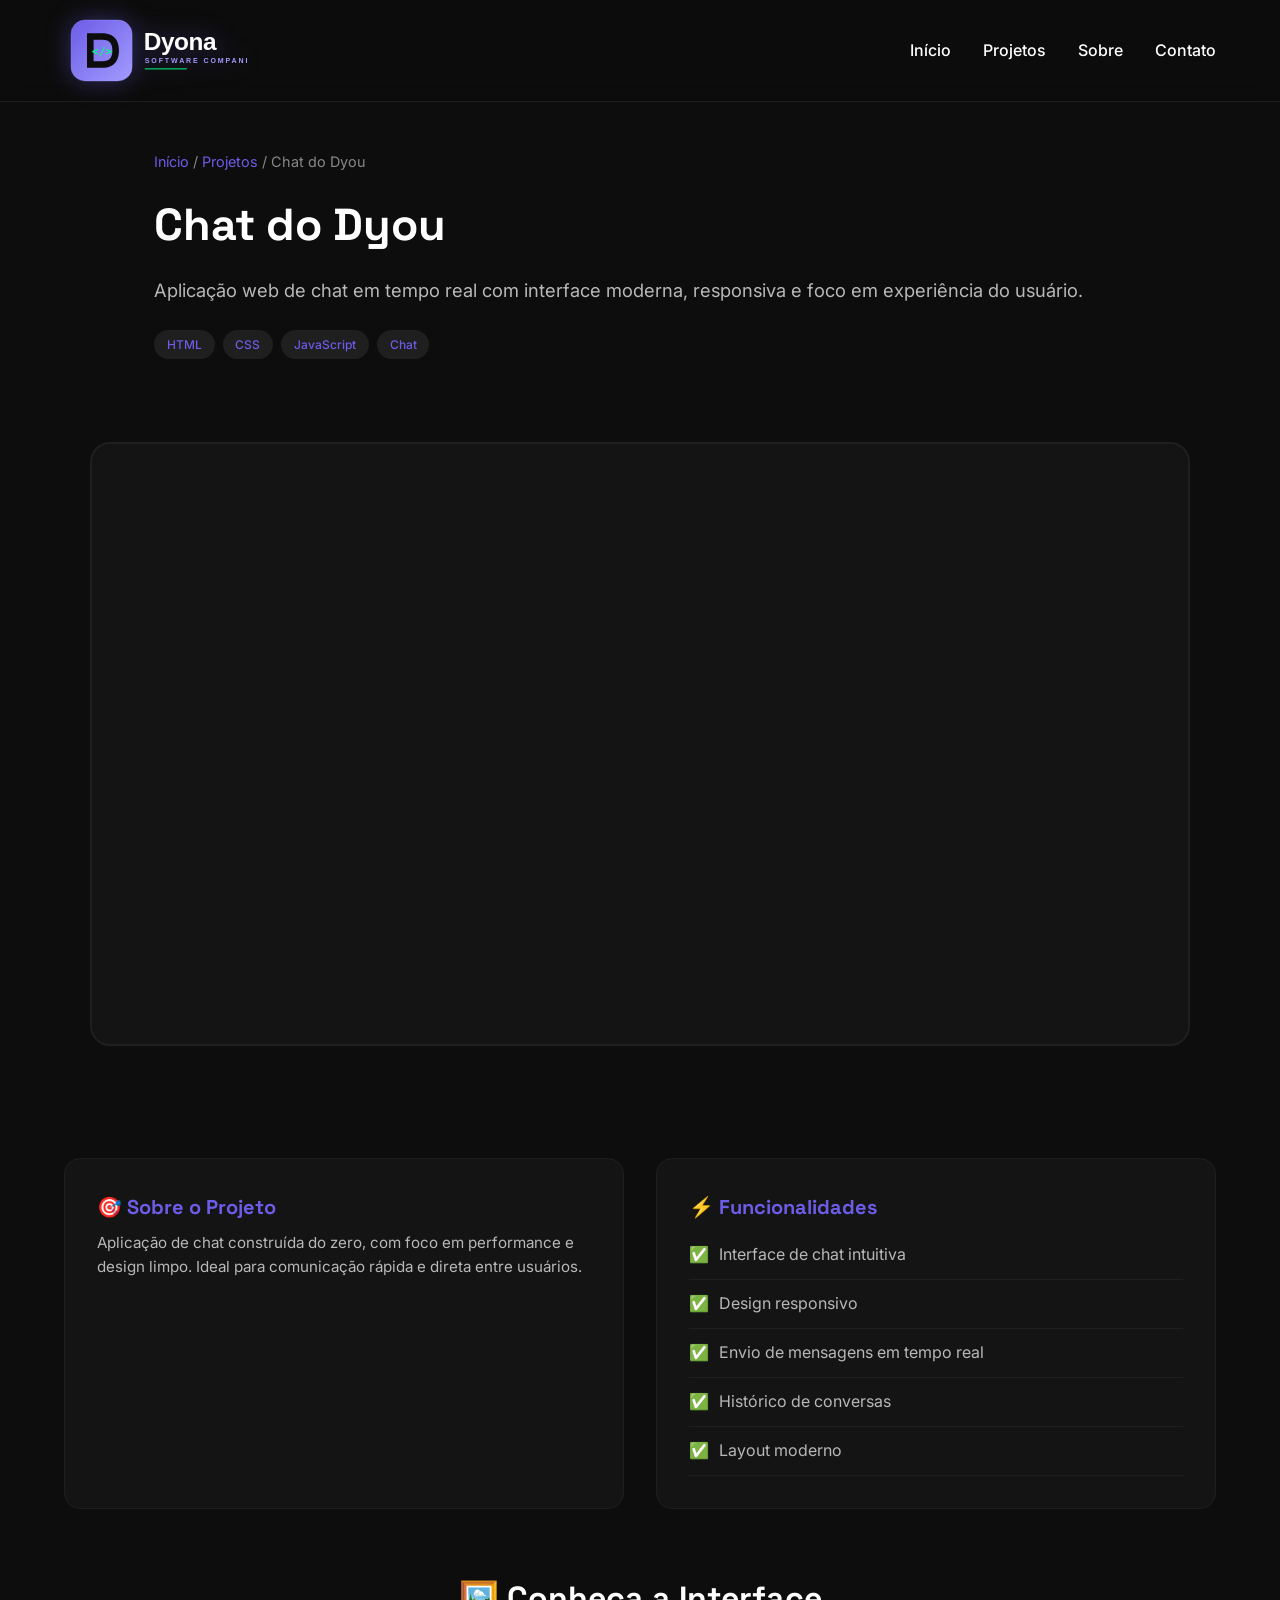
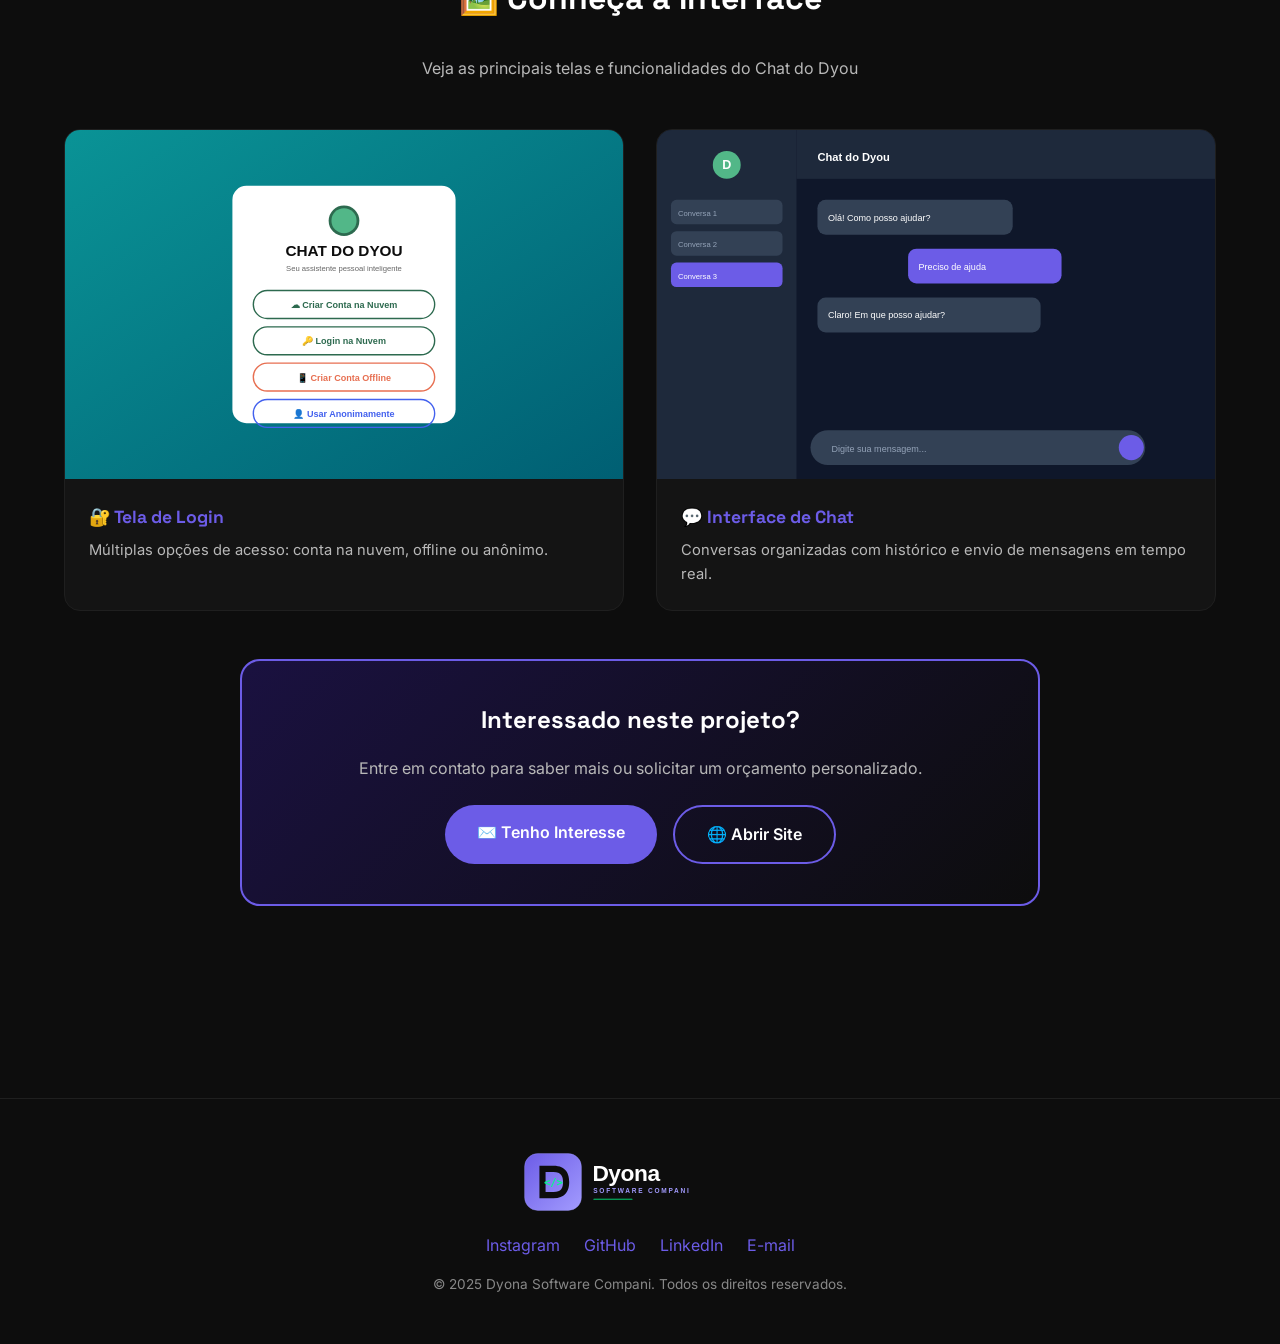
<file: projetos/chat-do-dyou.html>
<!DOCTYPE html>
<html lang="pt-br">
<head>
  <meta charset="UTF-8">
  <meta name="viewport" content="width=device-width, initial-scale=1.0">
  <title>Chat do Dyou | Dyona Software Compani</title>
  <meta name="description" content="Aplicação web de chat em tempo real.">
  <link rel="icon" type="image/svg+xml" href="../assets/img/logo-icon.svg">
  <link href="https://fonts.googleapis.com/css2?family=Space+Grotesk:wght@400;700&family=Inter:wght@400;500;600&display=swap" rel="stylesheet">
  <link rel="stylesheet" href="../assets/css/style.css">
</head>
<body>

  <nav>
    <a href="../index.html" class="nav-logo">
      <img src="../assets/img/logo.svg" alt="Dyona Software Compani">
    </a>
    <button class="menu-toggle" aria-label="Menu">☰</button>
    <ul>
      <li><a href="../index.html">Início</a></li>
      <li><a href="../projetos.html">Projetos</a></li>
      <li><a href="../sobre.html">Sobre</a></li>
      <li><a href="../contato.html">Contato</a></li>
    </ul>
  </nav>

  <header class="project-header">
    <div class="breadcrumb">
      <a href="../index.html">Início</a> /
      <a href="../projetos.html">Projetos</a> /
      Chat do Dyou
    </div>

    <h1>Chat do Dyou</h1>
    <p class="lead">Aplicação web de chat em tempo real com interface moderna, responsiva e foco em experiência do usuário.</p>

    <div class="tags">
      <span class="tag">HTML</span>
      <span class="tag">CSS</span>
      <span class="tag">JavaScript</span>
      <span class="tag">Chat</span>
    </div>
  </header>

  <div class="project-preview">
    <iframe src="https://chatdodyou-app.vercel.app" title="Preview Chat do Dyou" loading="lazy"></iframe>
  </div>

  <section>
    <div class="grid grid-2">
      <div class="card">
        <h3>🎯 Sobre o Projeto</h3>
        <p>Aplicação de chat construída do zero, com foco em performance e design limpo. Ideal para comunicação rápida e direta entre usuários.</p>
      </div>
      <div class="card">
        <h3>⚡ Funcionalidades</h3>
        <ul class="feature-list">
          <li>Interface de chat intuitiva</li>
          <li>Design responsivo</li>
          <li>Envio de mensagens em tempo real</li>
          <li>Histórico de conversas</li>
          <li>Layout moderno</li>
        </ul>
      </div>
    </div>

    <h2 style="text-align:center; margin: 4rem 0 2rem; font-size:2rem;">🖼️ Conheça a Interface</h2>
    <p style="text-align:center; color:var(--cinza); max-width:700px; margin: 0 auto 3rem;">
      Veja as principais telas e funcionalidades do Chat do Dyou
    </p>

    <div class="gallery">
      <figure class="gallery-item">
        <img src="../assets/img/projetos/chat-dyou-1.svg" alt="Tela de login do Chat do Dyou">
        <figcaption>
          <h4>🔐 Tela de Login</h4>
          <p>Múltiplas opções de acesso: conta na nuvem, offline ou anônimo.</p>
        </figcaption>
      </figure>

      <figure class="gallery-item">
        <img src="../assets/img/projetos/chat-dyou-2.svg" alt="Tela de chat">
        <figcaption>
          <h4>💬 Interface de Chat</h4>
          <p>Conversas organizadas com histórico e envio de mensagens em tempo real.</p>
        </figcaption>
      </figure>
    </div>

    <div class="cta-box">
      <h2>Interessado neste projeto?</h2>
      <p>Entre em contato para saber mais ou solicitar um orçamento personalizado.</p>
      <div class="cta-actions">
        <a href="mailto:dyonasoftwarecompani@gmail.com?subject=Interesse%20no%20Chat%20do%20Dyou"
           class="btn btn-primary">✉️ Tenho Interesse</a>
        <a href="https://chatdodyou-app.vercel.app" target="_blank" class="btn btn-outline">🌐 Abrir Site</a>
      </div>
    </div>
  </section>

  <footer>
    <div class="footer-logo">
      <img src="../assets/img/logo.svg" alt="Dyona Software Compani">
    </div>
    <div class="socials">
      <a href="https://www.instagram.com/dyonasoftwarecompani/" target="_blank">Instagram</a>
      <a href="https://github.com/Dyouxd" target="_blank">GitHub</a>
      <a href="https://www.linkedin.com/in/dyonasoftwarecompani" target="_blank">LinkedIn</a>
      <a href="mailto:dyonasoftwarecompani@gmail.com">E-mail</a>
    </div>
    <p class="copy">© 2025 Dyona Software Compani. Todos os direitos reservados.</p>
  </footer>

  <script src="../assets/js/main.js"></script>
</body>
</html>
</file>
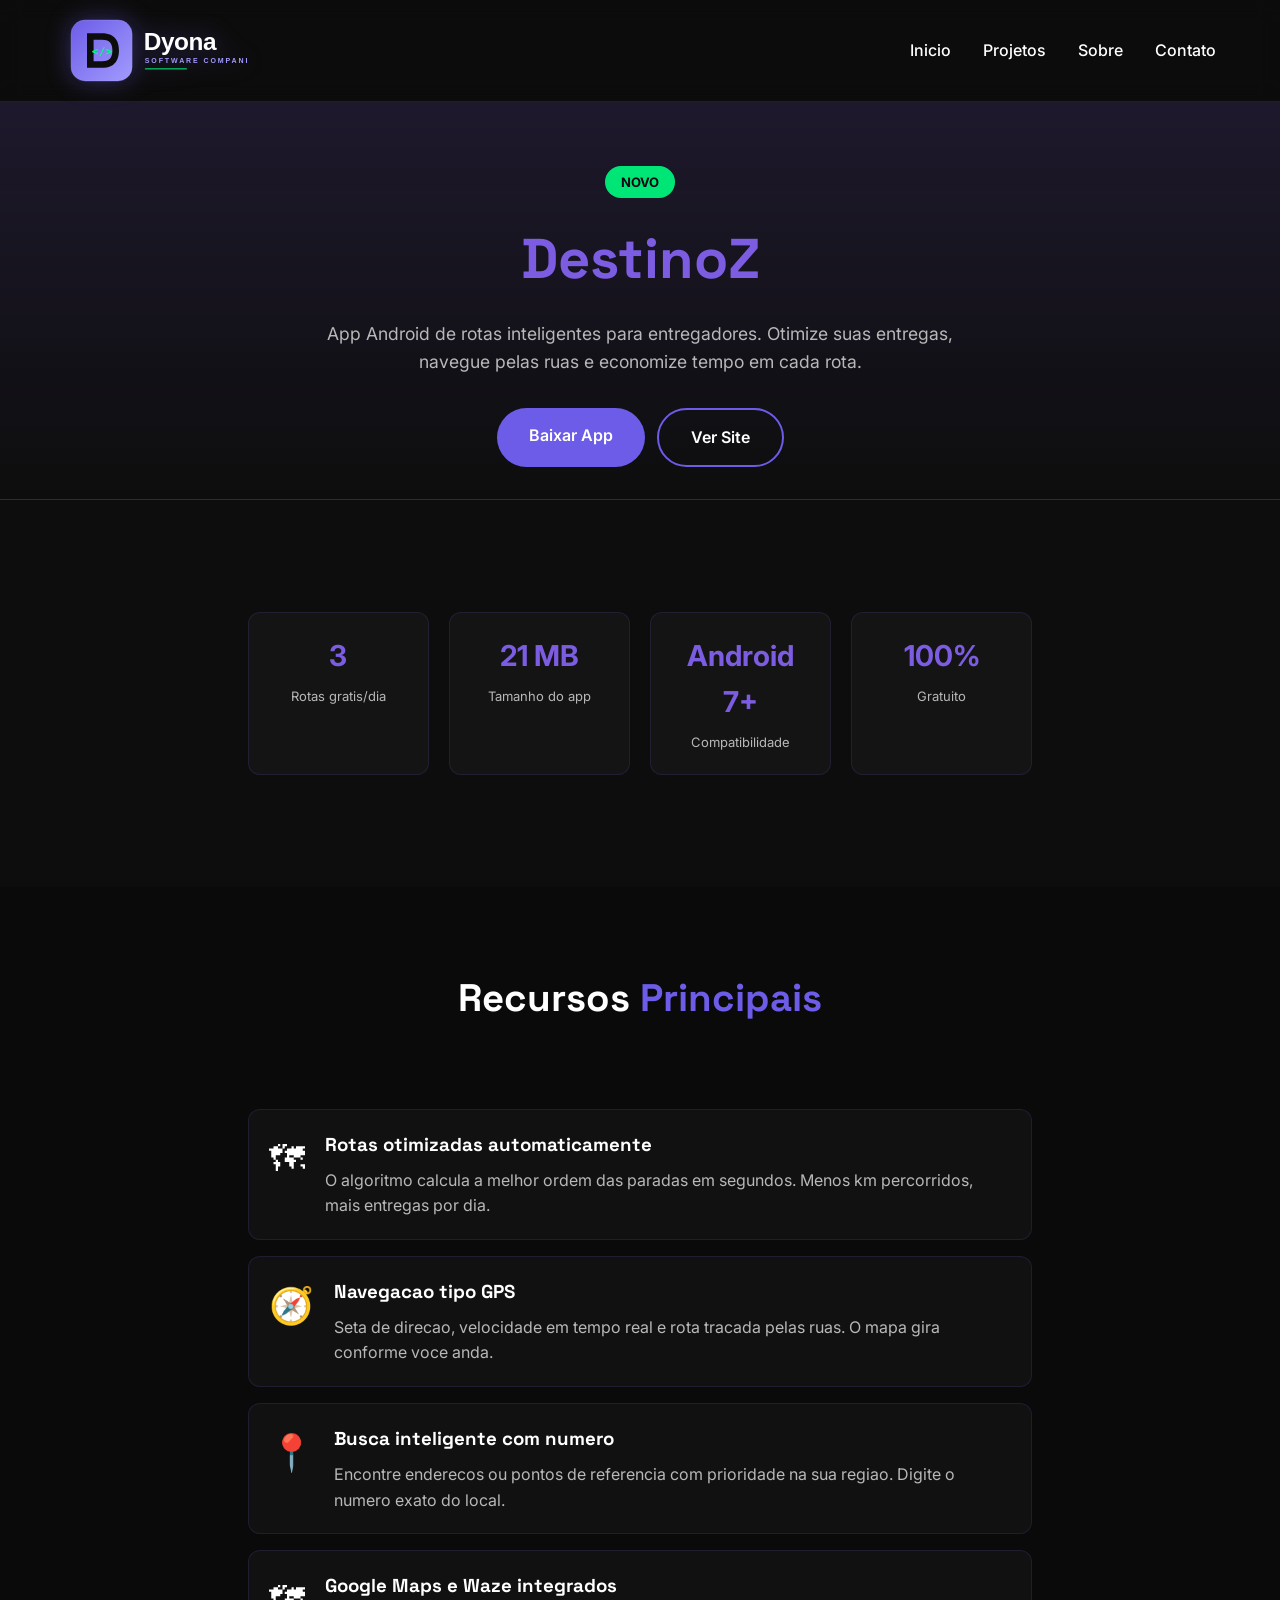
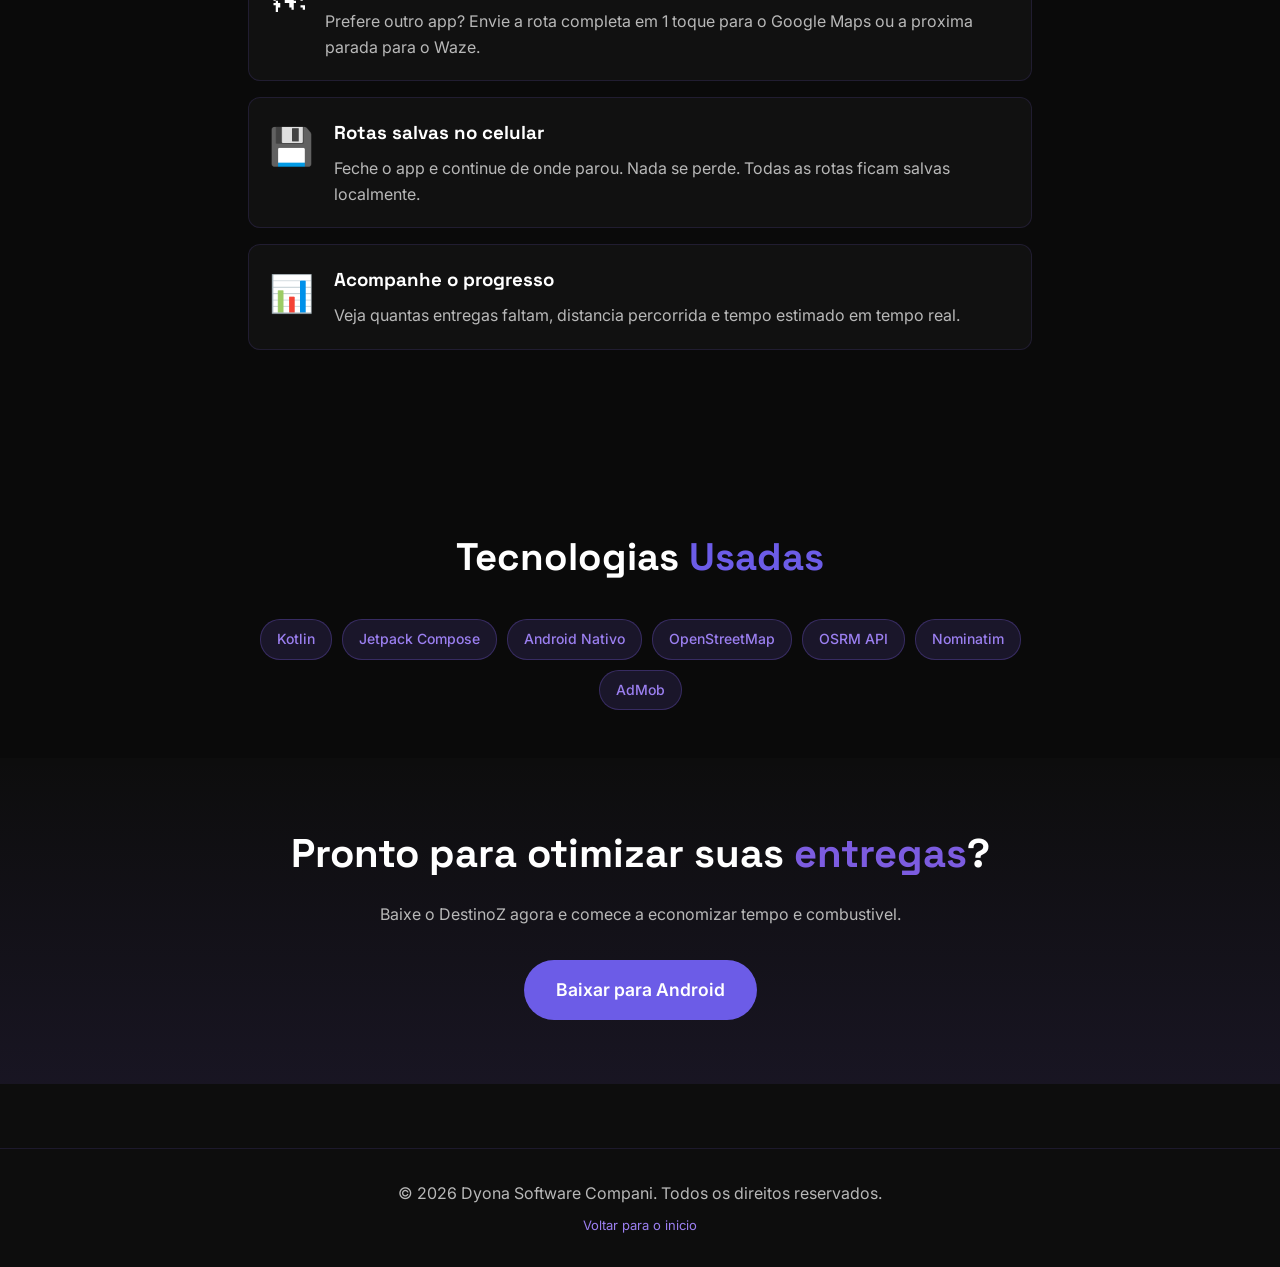
<file: projetos/destinoz.html>
<!DOCTYPE html>
<html lang="pt-br">
<head>
  <meta charset="UTF-8">
  <meta name="viewport" content="width=device-width, initial-scale=1.0">
  <title>DestinoZ | Dyona Software Compani</title>
  <meta name="description" content="DestinoZ - App Android de rotas inteligentes para entregadores.">
  <link rel="icon" type="image/svg+xml" href="../assets/img/logo-icon.svg">
  <link href="https://fonts.googleapis.com/css2?family=Space+Grotesk:wght@400;700&family=Inter:wght@400;500;600&display=swap" rel="stylesheet">
  <link rel="stylesheet" href="../assets/css/style.css">
  <style>
    .project-hero {
      padding: 4rem 5% 2rem;
      text-align: center;
      background: linear-gradient(180deg, rgba(124,92,224,0.15), transparent);
      border-bottom: 1px solid rgba(124,92,224,0.2);
    }
    .project-hero h1 { font-size: clamp(2rem, 5vw, 3.5rem); margin-bottom: 1rem; }
    .project-hero h1 span { color: #7C5CE0; }
    .project-hero p { color: var(--cinza); max-width: 700px; margin: 0 auto 2rem; font-size: 1.1rem; line-height: 1.6; }
    .project-hero-actions { display: flex; gap: 12px; justify-content: center; flex-wrap: wrap; }
    .project-hero-badge { display: inline-block; background: #00E676; color: #0A0612; padding: 6px 16px; border-radius: 20px; font-size: 13px; font-weight: bold; margin-bottom: 1rem; }
    .features-list { max-width: 900px; margin: 0 auto; padding: 2rem 5%; }
    .feature-item { display: flex; gap: 20px; padding: 20px; margin-bottom: 16px; background: rgba(255,255,255,0.03); border-radius: 12px; border: 1px solid rgba(124,92,224,0.15); }
    .feature-item-icon { font-size: 36px; flex-shrink: 0; }
    .feature-item h3 { margin: 0 0 8px; color: #fff; }
    .feature-item p { margin: 0; color: var(--cinza); line-height: 1.6; }
    .tech-stack { text-align: center; padding: 3rem 5%; background: #0a0a0a; }
    .tech-stack h2 { margin-bottom: 2rem; }
    .tech-tags { display: flex; gap: 10px; flex-wrap: wrap; justify-content: center; max-width: 800px; margin: 0 auto; }
    .tech-tag { background: rgba(124,92,224,0.15); color: #9B7FF0; padding: 8px 16px; border-radius: 20px; font-size: 14px; font-weight: 500; border: 1px solid rgba(124,92,224,0.3); }
    .cta-final { text-align: center; padding: 4rem 5%; background: linear-gradient(180deg, transparent, rgba(124,92,224,0.1)); }
    .cta-final h2 { font-size: clamp(1.5rem, 4vw, 2.5rem); margin-bottom: 1rem; }
    .cta-final p { color: var(--cinza); margin-bottom: 2rem; }
    .info-grid { display: grid; grid-template-columns: repeat(auto-fit, minmax(180px, 1fr)); gap: 20px; max-width: 900px; margin: 2rem auto; padding: 0 5%; }
    .info-item { text-align: center; padding: 20px; background: rgba(255,255,255,0.03); border-radius: 12px; border: 1px solid rgba(124,92,224,0.15); }
    .info-item strong { display: block; font-size: 1.8rem; color: #7C5CE0; margin-bottom: 4px; }
    .info-item span { color: var(--cinza); font-size: 13px; }
  </style>
</head>
<body>

  <nav>
    <a href="../index.html" class="nav-logo">
      <img src="../assets/img/logo.svg" alt="Dyona Software Compani">
    </a>
    <button class="menu-toggle" aria-label="Menu">&#9776;</button>
    <ul>
      <li><a href="../index.html">Inicio</a></li>
      <li><a href="../projetos.html">Projetos</a></li>
      <li><a href="../sobre.html">Sobre</a></li>
      <li><a href="../contato.html">Contato</a></li>
    </ul>
  </nav>

  <header class="project-hero">
    <div class="project-hero-badge">NOVO</div>
    <h1><span>DestinoZ</span></h1>
    <p>App Android de rotas inteligentes para entregadores. Otimize suas entregas, navegue pelas ruas e economize tempo em cada rota.</p>
    <div class="project-hero-actions">
      <a href="https://destinoz.vercel.app" target="_blank" class="btn btn-primary">Baixar App</a>
      <a href="https://destinoz.vercel.app" target="_blank" class="btn btn-outline">Ver Site</a>
    </div>
  </header>

  <section>
    <div class="info-grid">
      <div class="info-item"><strong>3</strong><span>Rotas gratis/dia</span></div>
      <div class="info-item"><strong>21 MB</strong><span>Tamanho do app</span></div>
      <div class="info-item"><strong>Android 7+</strong><span>Compatibilidade</span></div>
      <div class="info-item"><strong>100%</strong><span>Gratuito</span></div>
    </div>
  </section>

  <section style="background:#0a0a0a;">
    <h2 class="section-title">Recursos <span>Principais</span></h2>
    <div class="features-list">
      <div class="feature-item">
        <div class="feature-item-icon">&#128506;</div>
        <div><h3>Rotas otimizadas automaticamente</h3><p>O algoritmo calcula a melhor ordem das paradas em segundos. Menos km percorridos, mais entregas por dia.</p></div>
      </div>
      <div class="feature-item">
        <div class="feature-item-icon">&#129517;</div>
        <div><h3>Navegacao tipo GPS</h3><p>Seta de direcao, velocidade em tempo real e rota tracada pelas ruas. O mapa gira conforme voce anda.</p></div>
      </div>
      <div class="feature-item">
        <div class="feature-item-icon">&#128205;</div>
        <div><h3>Busca inteligente com numero</h3><p>Encontre enderecos ou pontos de referencia com prioridade na sua regiao. Digite o numero exato do local.</p></div>
      </div>
      <div class="feature-item">
        <div class="feature-item-icon">&#128506;</div>
        <div><h3>Google Maps e Waze integrados</h3><p>Prefere outro app? Envie a rota completa em 1 toque para o Google Maps ou a proxima parada para o Waze.</p></div>
      </div>
      <div class="feature-item">
        <div class="feature-item-icon">&#128190;</div>
        <div><h3>Rotas salvas no celular</h3><p>Feche o app e continue de onde parou. Nada se perde. Todas as rotas ficam salvas localmente.</p></div>
      </div>
      <div class="feature-item">
        <div class="feature-item-icon">&#128202;</div>
        <div><h3>Acompanhe o progresso</h3><p>Veja quantas entregas faltam, distancia percorrida e tempo estimado em tempo real.</p></div>
      </div>
    </div>
  </section>

  <section class="tech-stack">
    <h2 class="section-title">Tecnologias <span>Usadas</span></h2>
    <div class="tech-tags">
      <span class="tech-tag">Kotlin</span>
      <span class="tech-tag">Jetpack Compose</span>
      <span class="tech-tag">Android Nativo</span>
      <span class="tech-tag">OpenStreetMap</span>
      <span class="tech-tag">OSRM API</span>
      <span class="tech-tag">Nominatim</span>
      <span class="tech-tag">AdMob</span>
    </div>
  </section>

  <section class="cta-final">
    <h2>Pronto para otimizar suas <span style="color:#7C5CE0;">entregas</span>?</h2>
    <p>Baixe o DestinoZ agora e comece a economizar tempo e combustivel.</p>
    <a href="https://destinoz.vercel.app" target="_blank" class="btn btn-primary" style="font-size:1.1rem; padding: 16px 32px;">Baixar para Android</a>
  </section>

  <footer style="text-align:center; padding:2rem 5%; color:var(--cinza); border-top:1px solid rgba(124,92,224,0.15);">
    <p>&copy; 2026 Dyona Software Compani. Todos os direitos reservados.</p>
    <p style="font-size:13px; margin-top:8px;">
      <a href="../index.html" style="color:#9B7FF0;">Voltar para o inicio</a>
    </p>
  </footer>

  <script src="../assets/js/main.js"></script>
</body>
</html>
</file>
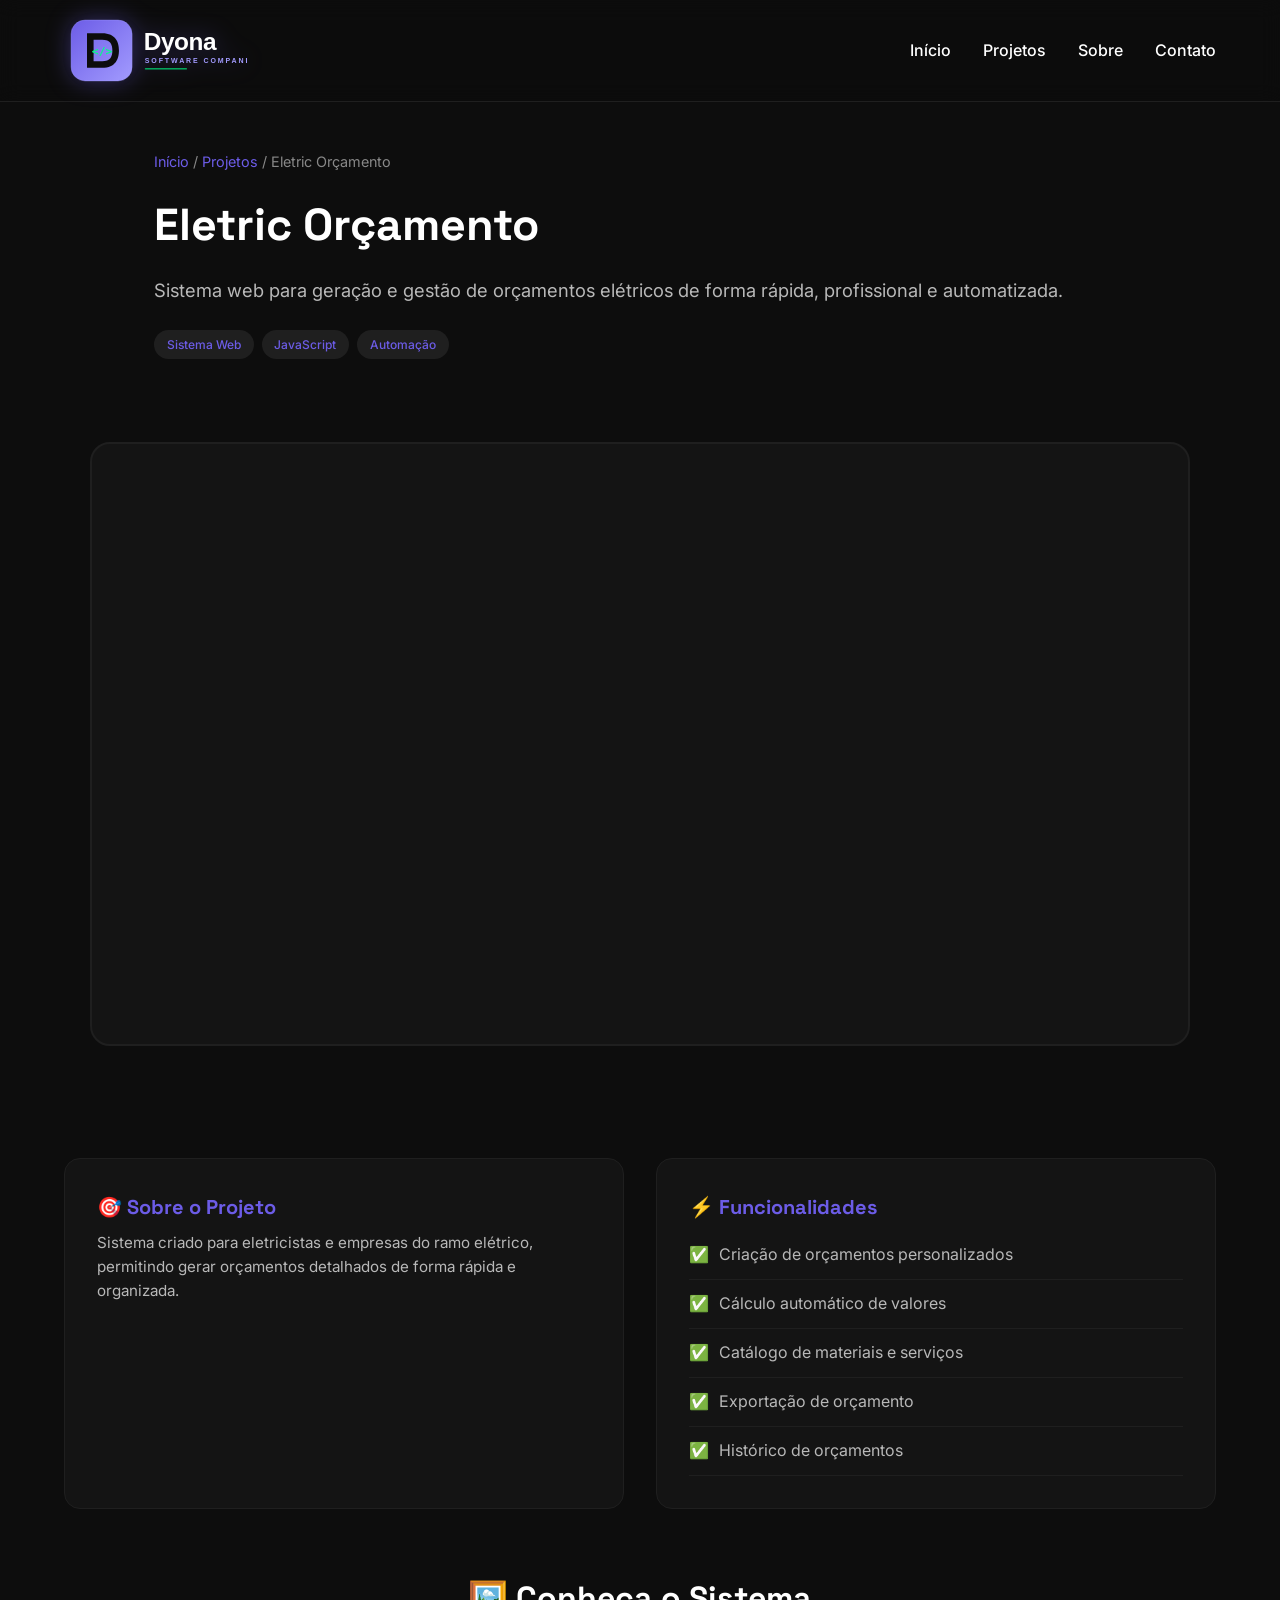
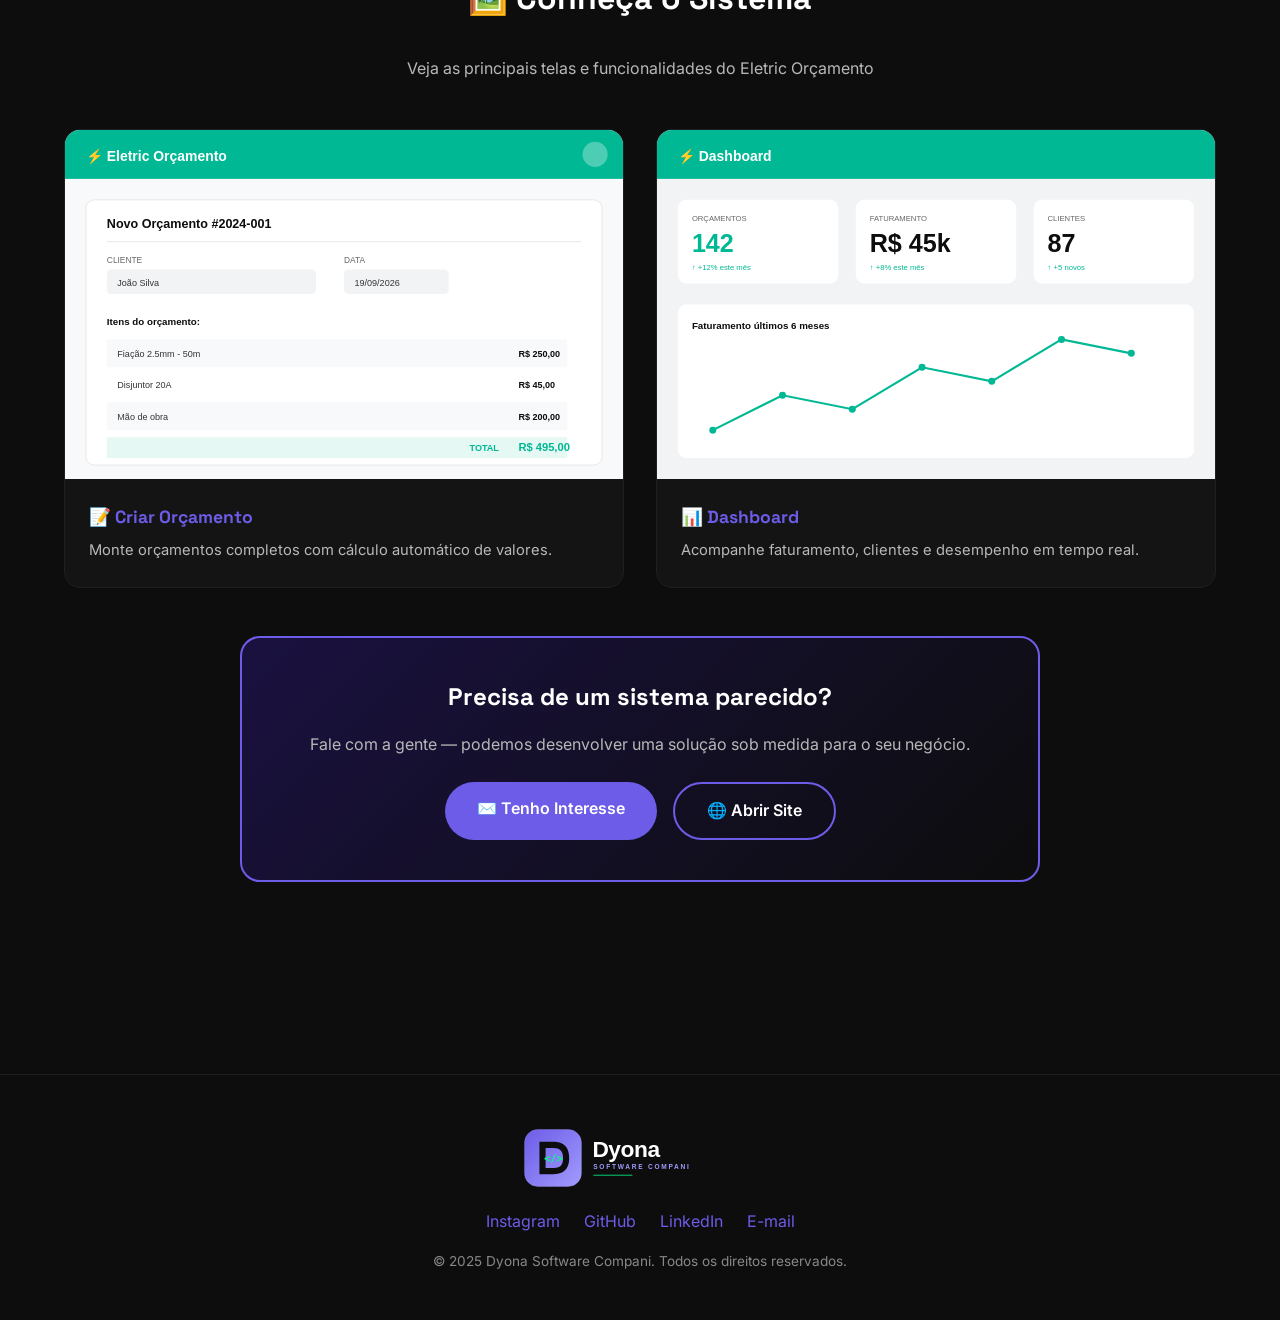
<file: projetos/eletric-orcamento.html>
<!DOCTYPE html>
<html lang="pt-br">
<head>
  <meta charset="UTF-8">
  <meta name="viewport" content="width=device-width, initial-scale=1.0">
  <title>Eletric Orçamento | Dyona Software Compani</title>
  <meta name="description" content="Sistema web para geração e gestão de orçamentos elétricos.">
  <link rel="icon" type="image/svg+xml" href="../assets/img/logo-icon.svg">
  <link href="https://fonts.googleapis.com/css2?family=Space+Grotesk:wght@400;700&family=Inter:wght@400;500;600&display=swap" rel="stylesheet">
  <link rel="stylesheet" href="../assets/css/style.css">
</head>
<body>

  <nav>
    <a href="../index.html" class="nav-logo">
      <img src="../assets/img/logo.svg" alt="Dyona Software Compani">
    </a>
    <button class="menu-toggle" aria-label="Menu">☰</button>
    <ul>
      <li><a href="../index.html">Início</a></li>
      <li><a href="../projetos.html">Projetos</a></li>
      <li><a href="../sobre.html">Sobre</a></li>
      <li><a href="../contato.html">Contato</a></li>
    </ul>
  </nav>

  <header class="project-header">
    <div class="breadcrumb">
      <a href="../index.html">Início</a> /
      <a href="../projetos.html">Projetos</a> /
      Eletric Orçamento
    </div>

    <h1>Eletric Orçamento</h1>
    <p class="lead">Sistema web para geração e gestão de orçamentos elétricos de forma rápida, profissional e automatizada.</p>

    <div class="tags">
      <span class="tag">Sistema Web</span>
      <span class="tag">JavaScript</span>
      <span class="tag">Automação</span>
    </div>
  </header>

  <div class="project-preview">
    <iframe src="https://eletricorcamento.vercel.app" title="Preview Eletric Orçamento" loading="lazy"></iframe>
  </div>

  <section>
    <div class="grid grid-2">
      <div class="card">
        <h3>🎯 Sobre o Projeto</h3>
        <p>Sistema criado para eletricistas e empresas do ramo elétrico, permitindo gerar orçamentos detalhados de forma rápida e organizada.</p>
      </div>
      <div class="card">
        <h3>⚡ Funcionalidades</h3>
        <ul class="feature-list">
          <li>Criação de orçamentos personalizados</li>
          <li>Cálculo automático de valores</li>
          <li>Catálogo de materiais e serviços</li>
          <li>Exportação de orçamento</li>
          <li>Histórico de orçamentos</li>
        </ul>
      </div>
    </div>

    <h2 style="text-align:center; margin: 4rem 0 2rem; font-size:2rem;">🖼️ Conheça o Sistema</h2>
    <p style="text-align:center; color:var(--cinza); max-width:700px; margin: 0 auto 3rem;">
      Veja as principais telas e funcionalidades do Eletric Orçamento
    </p>

    <div class="gallery">
      <figure class="gallery-item">
        <img src="../assets/img/projetos/eletric-1.svg" alt="Criação de orçamento">
        <figcaption>
          <h4>📝 Criar Orçamento</h4>
          <p>Monte orçamentos completos com cálculo automático de valores.</p>
        </figcaption>
      </figure>

      <figure class="gallery-item">
        <img src="../assets/img/projetos/eletric-2.svg" alt="Dashboard">
        <figcaption>
          <h4>📊 Dashboard</h4>
          <p>Acompanhe faturamento, clientes e desempenho em tempo real.</p>
        </figcaption>
      </figure>
    </div>

    <div class="cta-box">
      <h2>Precisa de um sistema parecido?</h2>
      <p>Fale com a gente — podemos desenvolver uma solução sob medida para o seu negócio.</p>
      <div class="cta-actions">
        <a href="mailto:dyonasoftwarecompani@gmail.com?subject=Interesse%20no%20Eletric%20Or%C3%A7amento"
           class="btn btn-primary">✉️ Tenho Interesse</a>
        <a href="https://eletricorcamento.vercel.app" target="_blank" class="btn btn-outline">🌐 Abrir Site</a>
      </div>
    </div>
  </section>

  <footer>
    <div class="footer-logo">
      <img src="../assets/img/logo.svg" alt="Dyona Software Compani">
    </div>
    <div class="socials">
      <a href="https://www.instagram.com/dyonasoftwarecompani/" target="_blank">Instagram</a>
      <a href="https://github.com/Dyouxd" target="_blank">GitHub</a>
      <a href="https://www.linkedin.com/in/dyonasoftwarecompani" target="_blank">LinkedIn</a>
      <a href="mailto:dyonasoftwarecompani@gmail.com">E-mail</a>
    </div>
    <p class="copy">© 2025 Dyona Software Compani. Todos os direitos reservados.</p>
  </footer>

  <script src="../assets/js/main.js"></script>
</body>
</html>
</file>
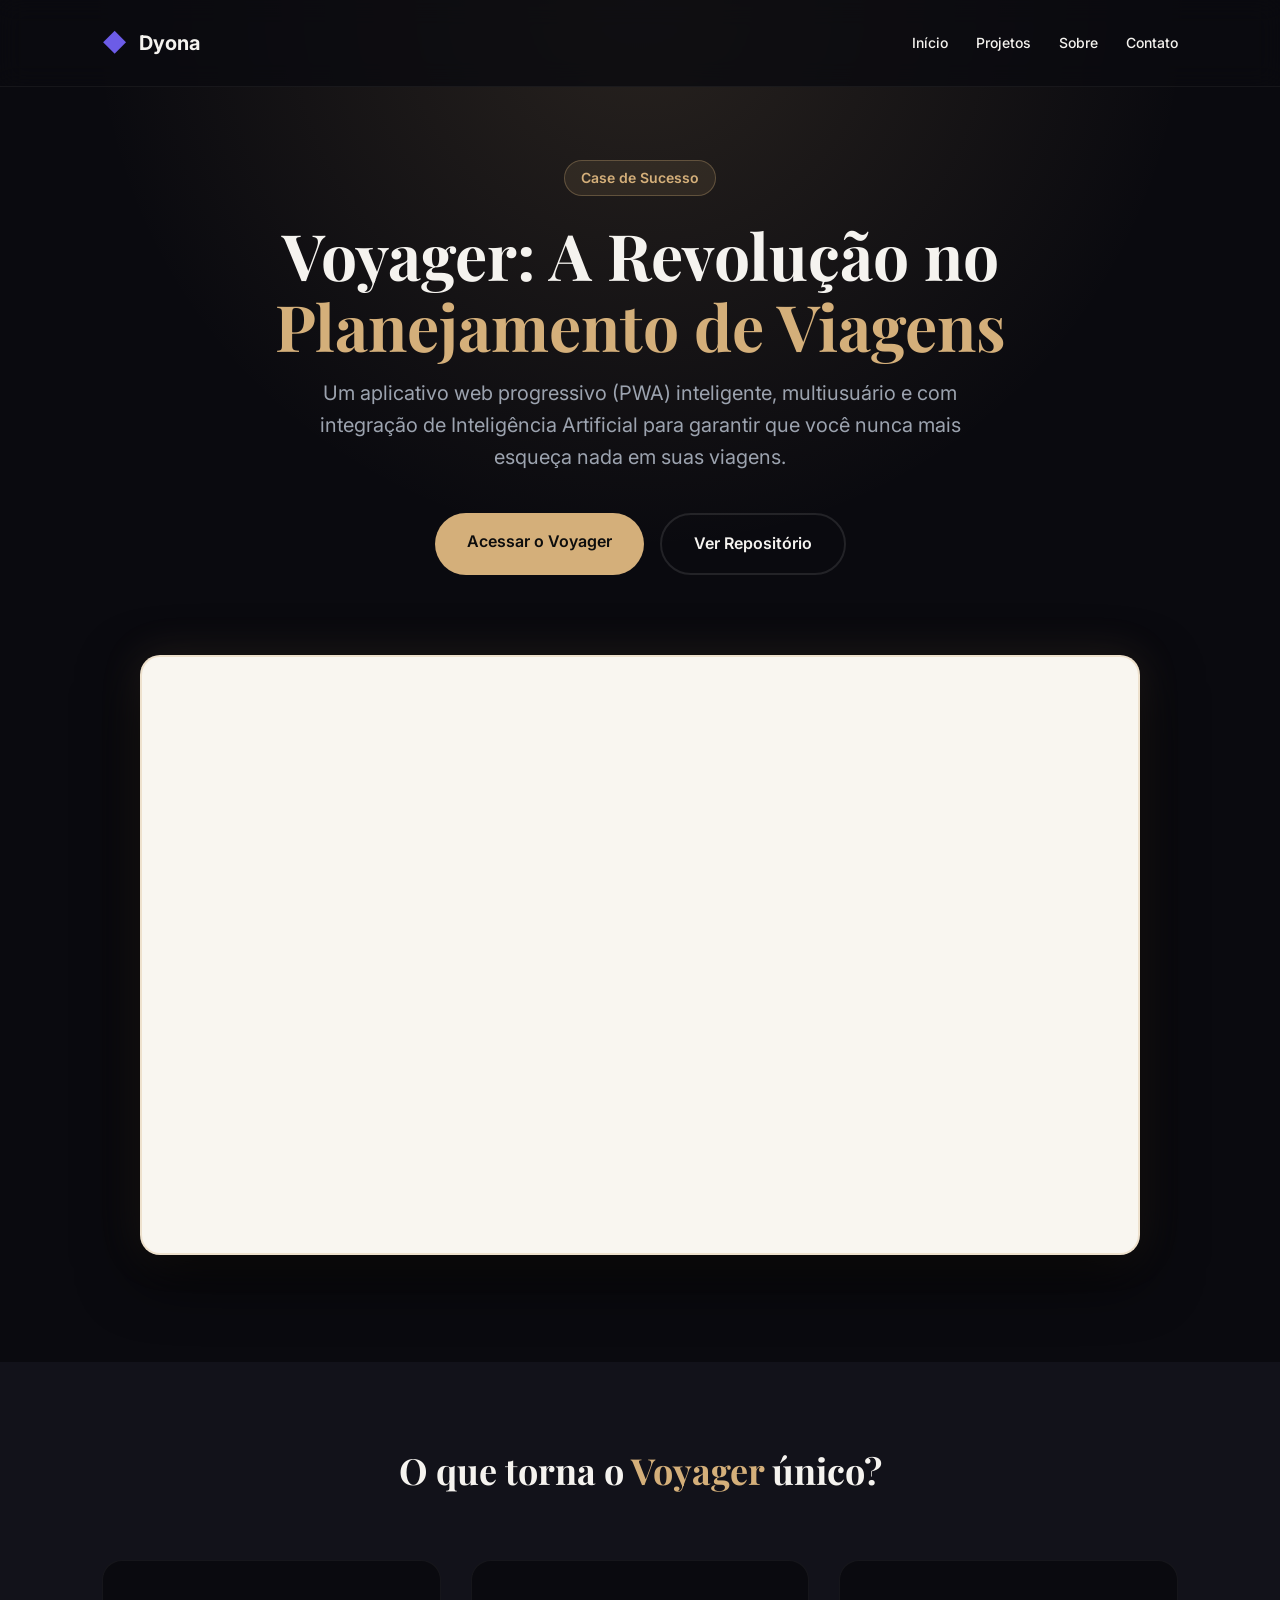
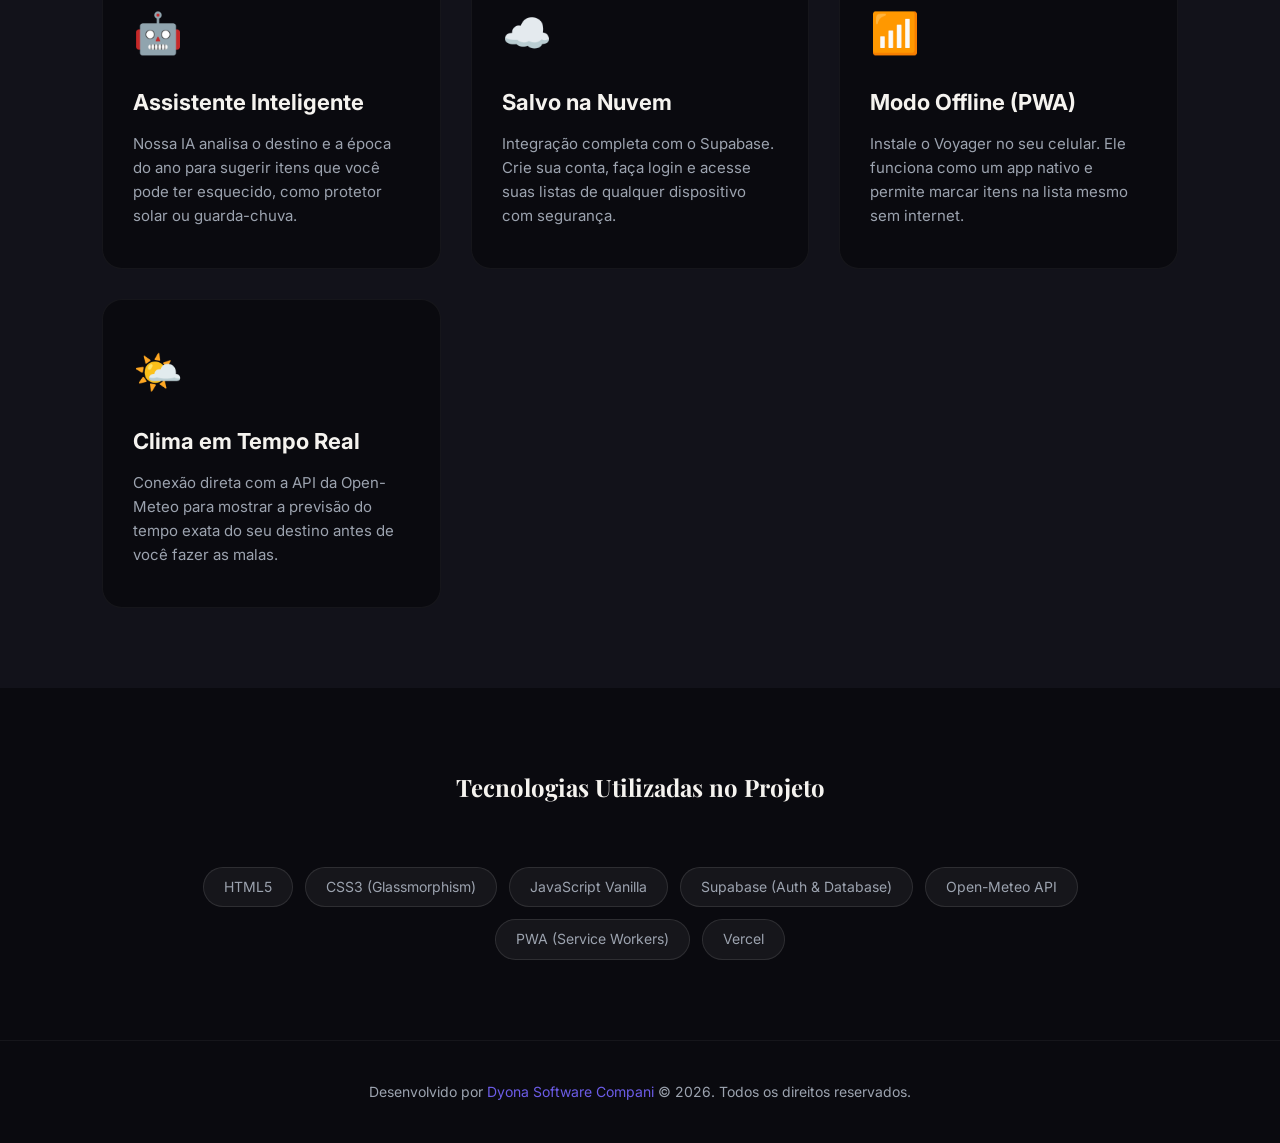
<file: projetos/voyager.html>
<!DOCTYPE html>
<html lang="pt-BR">
<head>
    <meta charset="UTF-8">
    <meta name="viewport" content="width=device-width, initial-scale=1.0">
    <title>Voyager — Case de Sucesso | Dyona Software Compani</title>
    <link rel="preconnect" href="https://fonts.googleapis.com">
    <link rel="preconnect" href="https://fonts.gstatic.com" crossorigin>
    <link href="https://fonts.googleapis.com/css2?family=Inter:wght@300;400;500;600;700&family=Playfair+Display:wght@500;700&display=swap" rel="stylesheet">
    <style>
        :root {
            --bg-color: #0a0a0f;
            --card-bg: #12121a;
            --primary: #6C5CE7; /* Roxo Dyona */
            --primary-hover: #5a4bd1;
            --text-main: #f5f3ef;
            --text-muted: #9ca3af;
            --gold: #d4af7a; /* Dourado Voyager */
        }

        * { margin: 0; padding: 0; box-sizing: border-box; }
        
        body {
            font-family: 'Inter', sans-serif;
            background-color: var(--bg-color);
            color: var(--text-main);
            line-height: 1.6;
            overflow-x: hidden;
        }

        /* NAVBAR */
        nav {
            display: flex;
            justify-content: space-between;
            align-items: center;
            padding: 24px 8%;
            background: rgba(10, 10, 15, 0.8);
            backdrop-filter: blur(12px);
            position: fixed;
            width: 100%;
            top: 0;
            z-index: 1000;
            border-bottom: 1px solid rgba(255, 255, 255, 0.05);
        }
        .nav-logo { font-size: 20px; font-weight: 700; display: flex; align-items: center; gap: 12px; }
        .nav-logo span { color: var(--primary); font-size: 24px; }
        .nav-links a { color: var(--text-main); text-decoration: none; margin-left: 24px; font-size: 14px; transition: 0.3s; font-weight: 500; }
        .nav-links a:hover { color: var(--primary); }

        /* HERO SECTION */
        .hero {
            padding: 160px 8% 80px;
            text-align: center;
            background: radial-gradient(circle at 50% 0%, rgba(212, 175, 122, 0.15) 0%, transparent 60%);
        }
        
        /* ANIMAÇÃO DO DIAMANTE */
        .voyager-diamond {
            display: inline-block;
            font-size: 32px;
            color: var(--gold);
            animation: swing 3s ease-in-out infinite;
            transform-origin: center;
        }

        @keyframes swing {
            0% { transform: rotate(0deg); }
            25% { transform: rotate(20deg); }
            75% { transform: rotate(-20deg); }
            100% { transform: rotate(0deg); }
        }

        .project-badge {
            display: inline-block;
            background: rgba(212, 175, 122, 0.1);
            color: var(--gold);
            padding: 6px 16px;
            border-radius: 20px;
            font-size: 14px;
            font-weight: 600;
            margin-bottom: 24px;
            border: 1px solid rgba(212, 175, 122, 0.3);
        }
        .hero h1 {
            font-family: 'Playfair Display', serif;
            font-size: 64px;
            color: var(--text-main);
            margin-bottom: 16px;
            line-height: 1.1;
        }
        .hero h1 span { color: var(--gold); }
        .hero p {
            font-size: 20px;
            color: var(--text-muted);
            max-width: 650px;
            margin: 0 auto 40px;
        }
        .btn-group { display: flex; justify-content: center; gap: 16px; flex-wrap: wrap; }
        .btn {
            padding: 16px 32px;
            border-radius: 50px;
            font-weight: 600;
            font-size: 16px;
            text-decoration: none;
            transition: all 0.3s ease;
        }
        .btn-primary { background: var(--gold); color: #0D0D0D; }
        .btn-primary:hover { background: #e5c496; transform: translateY(-2px); box-shadow: 0 8px 24px rgba(212, 175, 122, 0.4); }
        .btn-outline { background: transparent; color: var(--text-main); border: 2px solid rgba(255, 255, 255, 0.1); }
        .btn-outline:hover { border-color: var(--gold); color: var(--gold); }

        /* MOCKUP / PREVIEW */
        .mockup-container {
            padding: 0 8%;
            text-align: center;
            margin-bottom: 100px;
        }
        .mockup-iframe {
            width: 100%;
            max-width: 1000px;
            height: 600px;
            border-radius: 20px;
            box-shadow: 0 20px 60px rgba(0, 0, 0, 0.8), 0 0 40px rgba(212, 175, 122, 0.15);
            border: 2px solid rgba(212, 175, 122, 0.3);
            background: #f9f6f0;
        }

        /* FEATURES SECTION */
        .features {
            padding: 80px 8%;
            background: var(--card-bg);
        }
        .section-title {
            text-align: center;
            font-size: 36px;
            margin-bottom: 60px;
            font-family: 'Playfair Display', serif;
        }
        .section-title span { color: var(--gold); }
        .grid {
            display: grid;
            grid-template-columns: repeat(auto-fit, minmax(300px, 1fr));
            gap: 30px;
            max-width: 1200px;
            margin: 0 auto;
        }
        .card {
            background: var(--bg-color);
            padding: 40px 30px;
            border-radius: 20px;
            border: 1px solid rgba(255, 255, 255, 0.05);
            transition: 0.3s;
        }
        .card:hover {
            transform: translateY(-5px);
            border-color: rgba(212, 175, 122, 0.5);
            box-shadow: 0 10px 30px rgba(212, 175, 122, 0.1);
        }
        .card-icon { font-size: 40px; margin-bottom: 20px; }
        .card h3 { font-size: 22px; margin-bottom: 12px; color: var(--text-main); }
        .card p { color: var(--text-muted); font-size: 15px; }

        /* TECH STACK */
        .tech-stack {
            padding: 80px 8%;
            text-align: center;
        }
        .tags {
            display: flex;
            justify-content: center;
            gap: 12px;
            flex-wrap: wrap;
            margin-top: 30px;
        }
        .tag {
            background: rgba(255, 255, 255, 0.05);
            padding: 8px 20px;
            border-radius: 30px;
            font-size: 14px;
            color: var(--text-muted);
            border: 1px solid rgba(255, 255, 255, 0.1);
            transition: 0.3s;
        }
        .tag:hover { border-color: var(--gold); color: var(--gold); }

        /* FOOTER */
        footer {
            padding: 40px 8%;
            text-align: center;
            border-top: 1px solid rgba(255, 255, 255, 0.05);
            color: var(--text-muted);
            font-size: 14px;
        }
        footer a { color: var(--primary); text-decoration: none; }
        
        @media (max-width: 768px) {
            .hero h1 { font-size: 40px; }
            .hero p { font-size: 16px; }
            nav { padding: 16px 5%; }
            .nav-links { display: none; }
            .mockup-iframe { height: 400px; }
        }
    </style>
</head>
<body>

    <nav>
        <div class="nav-logo">
            <span class="voyager-diamond">◆</span> Dyona
        </div>
        <div class="nav-links">
            <a href="../index.html">Início</a>
            <a href="../projetos.html">Projetos</a>
            <a href="../sobre.html">Sobre</a>
            <a href="../contato.html">Contato</a>
        </div>
    </nav>

    <section class="hero">
        <div class="project-badge">Case de Sucesso</div>
        <h1>Voyager: A Revolução no <br><span>Planejamento de Viagens</span></h1>
        <p>Um aplicativo web progressivo (PWA) inteligente, multiusuário e com integração de Inteligência Artificial para garantir que você nunca mais esqueça nada em suas viagens.</p>
        <div class="btn-group">
            <a href="https://myvoyager.vercel.app" target="_blank" class="btn btn-primary">Acessar o Voyager</a>
            <a href="https://github.com/Dyouxd/voyager" target="_blank" class="btn btn-outline">Ver Repositório</a>
        </div>
    </section>

    <!-- PREVIEW AO VIVO -->
    <section class="mockup-container">
        <iframe class="mockup-iframe" src="https://myvoyager.vercel.app" title="Preview do Voyager" loading="lazy"></iframe>
    </section>

    <section class="features">
        <h2 class="section-title">O que torna o <span>Voyager</span> único?</h2>
        <div class="grid">
            <div class="card">
                <div class="card-icon">🤖</div>
                <h3>Assistente Inteligente</h3>
                <p>Nossa IA analisa o destino e a época do ano para sugerir itens que você pode ter esquecido, como protetor solar ou guarda-chuva.</p>
            </div>
            <div class="card">
                <div class="card-icon">☁️</div>
                <h3>Salvo na Nuvem</h3>
                <p>Integração completa com o Supabase. Crie sua conta, faça login e acesse suas listas de qualquer dispositivo com segurança.</p>
            </div>
            <div class="card">
                <div class="card-icon">📶</div>
                <h3>Modo Offline (PWA)</h3>
                <p>Instale o Voyager no seu celular. Ele funciona como um app nativo e permite marcar itens na lista mesmo sem internet.</p>
            </div>
            <div class="card">
                <div class="card-icon">🌤️</div>
                <h3>Clima em Tempo Real</h3>
                <p>Conexão direta com a API da Open-Meteo para mostrar a previsão do tempo exata do seu destino antes de você fazer as malas.</p>
            </div>
        </div>
    </section>

    <section class="tech-stack">
        <h2 class="section-title" style="font-size: 24px;">Tecnologias Utilizadas no Projeto</h2>
        <div class="tags">
            <span class="tag">HTML5</span>
            <span class="tag">CSS3 (Glassmorphism)</span>
            <span class="tag">JavaScript Vanilla</span>
            <span class="tag">Supabase (Auth & Database)</span>
            <span class="tag">Open-Meteo API</span>
            <span class="tag">PWA (Service Workers)</span>
            <span class="tag">Vercel</span>
        </div>
    </section>

    <footer>
        <p>Desenvolvido por <a href="../index.html">Dyona Software Compani</a> © 2026. Todos os direitos reservados.</p>
    </footer>

</body>
</html>
</file>
<file: assets/css/style.css>
/* ===== RESET ===== */
* { margin: 0; padding: 0; box-sizing: border-box; }

:root {
  --roxo: #6C5CE7;
  --roxo-escuro: #5a4bd1;
  --roxo-claro: #a29bfe;
  --verde: #00FF88;
  --preto: #0D0D0D;
  --preto-2: #141414;
  --preto-3: #1f1f1f;
  --cinza: #b8b8b8;
  --cinza-escuro: #888;
}

body {
  font-family: 'Inter', sans-serif;
  background: var(--preto);
  color: #fff;
  line-height: 1.6;
  min-height: 100vh;
}

h1, h2, h3, h4 { font-family: 'Space Grotesk', sans-serif; font-weight: 700; }

a { color: inherit; text-decoration: none; }
img { max-width: 100%; display: block; }

/* ===== NAVBAR ===== */
nav {
  position: sticky;
  top: 0;
  width: 100%;
  background: rgba(13,13,13,0.92);
  backdrop-filter: blur(10px);
  padding: 0.8rem 5%;
  display: flex;
  justify-content: space-between;
  align-items: center;
  z-index: 100;
  border-bottom: 1px solid var(--preto-3);
}

nav .nav-logo {
  display: flex;
  align-items: center;
  transition: .3s;
}
nav .nav-logo img {
  height: 75px;
  width: auto;
  filter: drop-shadow(0 0 12px rgba(108, 92, 231, 0.4));
}
nav .nav-logo:hover img {
  filter: drop-shadow(0 0 20px rgba(108, 92, 231, 0.8));
  transform: scale(1.03);
}

nav ul {
  display: flex;
  gap: 2rem;
  list-style: none;
}

nav ul a {
  color: #fff;
  font-weight: 500;
  transition: .3s;
  position: relative;
  font-size: 1rem;
}

nav ul a:hover,
nav ul a.active { color: var(--roxo); }

nav ul a.active::after {
  content: '';
  position: absolute;
  bottom: -6px; left: 0;
  width: 100%; height: 2px;
  background: var(--roxo);
  border-radius: 2px;
}

.menu-toggle {
  display: none;
  background: transparent;
  border: none;
  color: #fff;
  font-size: 1.8rem;
  cursor: pointer;
}

@media (max-width: 900px) {
  .menu-toggle { display: block; }
  nav .nav-logo img { height: 60px; }
  nav ul {
    position: absolute;
    top: 100%; left: 0;
    width: 100%;
    background: var(--preto-2);
    flex-direction: column;
    gap: 0;
    padding: 0;
    max-height: 0;
    overflow: hidden;
    transition: max-height .3s ease;
    border-bottom: 1px solid var(--preto-3);
  }
  nav ul.open { max-height: 400px; }
  nav ul li { width: 100%; }
  nav ul a { display: block; padding: 1rem 5%; }
  nav ul a.active::after { display: none; }
}

/* ===== CONTAINER ===== */
.container { max-width: 1200px; margin: 0 auto; padding: 0 5%; }

section { padding: 5rem 5%; }

.section-title {
  font-size: 2.4rem;
  text-align: center;
  margin-bottom: 3rem;
}
.section-title span { color: var(--roxo); }

.section-subtitle {
  text-align: center;
  color: var(--cinza);
  margin-top: -2rem;
  margin-bottom: 3rem;
  font-size: 1.05rem;
}

/* ===== BOTÕES ===== */
.btn {
  display: inline-block;
  padding: 0.9rem 2rem;
  border-radius: 50px;
  font-weight: 600;
  font-family: inherit;
  font-size: 1rem;
  cursor: pointer;
  border: none;
  transition: .3s;
  text-align: center;
}

.btn-primary { background: var(--roxo); color: #fff; }
.btn-primary:hover { background: var(--roxo-escuro); transform: translateY(-3px); }

.btn-outline {
  background: transparent;
  color: #fff;
  border: 2px solid var(--roxo);
}
.btn-outline:hover { background: var(--roxo); }

.btn-green {
  background: var(--verde);
  color: var(--preto);
  font-weight: 700;
}
.btn-green:hover { background: #00cc6a; transform: translateY(-3px); }

/* ===== HERO ===== */
.hero {
  min-height: 85vh;
  display: flex;
  flex-direction: column;
  justify-content: center;
  align-items: center;
  text-align: center;
  padding: 4rem 5%;
  background: radial-gradient(circle at 50% 50%, #1a1140 0%, var(--preto) 70%);
}

.hero h1 {
  font-size: clamp(2rem, 5vw, 3.5rem);
  margin-bottom: 1rem;
  line-height: 1.2;
}
.hero h1 span { color: var(--roxo); }

.hero p {
  font-size: 1.15rem;
  color: var(--cinza);
  max-width: 650px;
  margin-bottom: 2rem;
}

.hero-actions {
  display: flex;
  gap: 1rem;
  flex-wrap: wrap;
  justify-content: center;
}

/* ===== GRID / CARDS ===== */
.grid {
  display: grid;
  gap: 2rem;
  max-width: 1200px;
  margin: 0 auto;
}
.grid-2 { grid-template-columns: repeat(auto-fit, minmax(300px, 1fr)); }
.grid-3 { grid-template-columns: repeat(auto-fit, minmax(280px, 1fr)); }

.card {
  background: var(--preto-2);
  border: 1px solid var(--preto-3);
  border-radius: 16px;
  padding: 2rem;
  transition: .3s;
}
.card:hover {
  border-color: var(--roxo);
  transform: translateY(-5px);
}

.card-icon { font-size: 2.5rem; margin-bottom: 1rem; }
.card h3 { color: var(--roxo); margin-bottom: 0.5rem; font-size: 1.25rem; }
.card p { color: var(--cinza); font-size: 0.95rem; }

/* ===== PROJECT CARD ===== */
.project-card {
  background: var(--preto-2);
  border: 1px solid var(--preto-3);
  border-radius: 16px;
  overflow: hidden;
  transition: .3s;
  display: flex;
  flex-direction: column;
}
.project-card:hover {
  border-color: var(--roxo);
  transform: translateY(-5px);
  box-shadow: 0 10px 40px rgba(108, 92, 231, 0.2);
}

.project-cover {
  height: 220px;
  position: relative;
  overflow: hidden;
  background: var(--preto-3);
  border-bottom: 1px solid var(--preto-3);
}
.project-cover img {
  width: 100%;
  height: 100%;
  object-fit: cover;
  transition: transform 0.5s ease;
}
.project-card:hover .project-cover img {
  transform: scale(1.05);
}

.project-body {
  padding: 1.5rem;
  display: flex;
  flex-direction: column;
  flex: 1;
}
.project-body h3 { margin-bottom: 0.5rem; font-size: 1.2rem; }
.project-body p {
  color: var(--cinza);
  font-size: 0.92rem;
  margin-bottom: 1rem;
  flex: 1;
}

.tags {
  display: flex;
  gap: 0.5rem;
  flex-wrap: wrap;
  margin-bottom: 1.2rem;
}
.tag {
  background: var(--preto-3);
  color: var(--roxo);
  padding: 0.3rem 0.8rem;
  border-radius: 20px;
  font-size: 0.75rem;
  font-weight: 500;
}

.project-actions {
  display: flex;
  gap: 0.6rem;
  flex-wrap: wrap;
}
.project-actions .btn {
  padding: 0.6rem 1.2rem;
  font-size: 0.9rem;
  flex: 1;
  min-width: 120px;
}

/* ===== FORMULÁRIO ===== */
.form {
  max-width: 600px;
  margin: 0 auto;
  display: flex;
  flex-direction: column;
  gap: 1rem;
}
.form input,
.form textarea,
.form select {
  padding: 1rem;
  border-radius: 10px;
  border: 1px solid var(--preto-3);
  background: var(--preto-2);
  color: #fff;
  font-family: inherit;
  font-size: 1rem;
  transition: .3s;
}
.form input:focus,
.form textarea:focus,
.form select:focus {
  outline: none;
  border-color: var(--roxo);
}
.form textarea { resize: vertical; min-height: 140px; }

/* ===== PÁGINA DE PROJETO INDIVIDUAL ===== */
.project-header {
  padding: 3rem 5% 2rem;
  max-width: 1100px;
  margin: 0 auto;
}

.breadcrumb { color: var(--cinza-escuro); font-size: 0.9rem; margin-bottom: 1rem; }
.breadcrumb a { color: var(--roxo); }
.breadcrumb a:hover { text-decoration: underline; }

.project-header h1 {
  font-size: clamp(1.8rem, 4vw, 2.8rem);
  margin-bottom: 1rem;
}
.project-header .lead {
  color: var(--cinza);
  font-size: 1.15rem;
  margin-bottom: 1.5rem;
}

.project-preview {
  width: 100%;
  max-width: 1100px;
  margin: 2rem auto;
  border-radius: 20px;
  overflow: hidden;
  border: 2px solid var(--preto-3);
  background: var(--preto-2);
}
.project-preview iframe {
  width: 100%;
  height: 600px;
  border: 0;
  display: block;
}

.feature-list { list-style: none; }
.feature-list li {
  padding: 0.7rem 0;
  color: var(--cinza);
  border-bottom: 1px solid var(--preto-3);
  display: flex;
  gap: 0.6rem;
}
.feature-list li::before { content: '✅'; flex-shrink: 0; }

.cta-box {
  background: linear-gradient(135deg, #1a1140, var(--preto));
  border: 2px solid var(--roxo);
  border-radius: 20px;
  padding: 2.5rem;
  text-align: center;
  margin: 3rem auto;
  max-width: 800px;
}
.cta-box h2 { margin-bottom: 1rem; }
.cta-box p { color: var(--cinza); margin-bottom: 1.5rem; }
.cta-actions {
  display: flex;
  gap: 1rem;
  justify-content: center;
  flex-wrap: wrap;
}

/* ===== GALERIA DE IMAGENS ===== */
.gallery {
  display: grid;
  grid-template-columns: repeat(auto-fit, minmax(320px, 1fr));
  gap: 2rem;
  max-width: 1200px;
  margin: 0 auto;
}

.gallery-item {
  background: var(--preto-2);
  border: 1px solid var(--preto-3);
  border-radius: 16px;
  overflow: hidden;
  transition: .3s;
}
.gallery-item:hover {
  border-color: var(--roxo);
  transform: translateY(-5px);
  box-shadow: 0 10px 40px rgba(108, 92, 231, 0.2);
}

.gallery-item img {
  width: 100%;
  height: auto;
  display: block;
  background: var(--preto-3);
}

.gallery-item figcaption {
  padding: 1.5rem;
}
.gallery-item figcaption h4 {
  color: var(--roxo);
  margin-bottom: 0.5rem;
  font-size: 1.1rem;
}
.gallery-item figcaption p {
  color: var(--cinza);
  font-size: 0.92rem;
  margin: 0;
}

/* ===== FOOTER ===== */
footer {
  text-align: center;
  padding: 3rem 5%;
  border-top: 1px solid var(--preto-3);
  color: var(--cinza-escuro);
  margin-top: 4rem;
}
footer .footer-logo {
  display: flex;
  justify-content: center;
  margin-bottom: 1rem;
}
footer .footer-logo img { height: 70px; }
footer .socials {
  display: flex;
  justify-content: center;
  gap: 1.5rem;
  margin: 1rem 0;
  flex-wrap: wrap;
}
footer .socials a { color: var(--roxo); transition: .3s; }
footer .socials a:hover { color: var(--roxo-claro); }
footer .copy { font-size: 0.85rem; margin-top: 1rem; }

/* ===== WHATSAPP FLUTUANTE ===== */
.whatsapp-float {
  position: fixed;
  bottom: 24px; right: 24px;
  background: #25D366;
  color: #fff;
  width: 56px; height: 56px;
  border-radius: 50%;
  display: flex;
  align-items: center;
  justify-content: center;
  font-size: 1.8rem;
  box-shadow: 0 4px 20px rgba(37,211,102,0.4);
  z-index: 99;
  transition: .3s;
}
.whatsapp-float:hover { transform: scale(1.1); }
</file>
